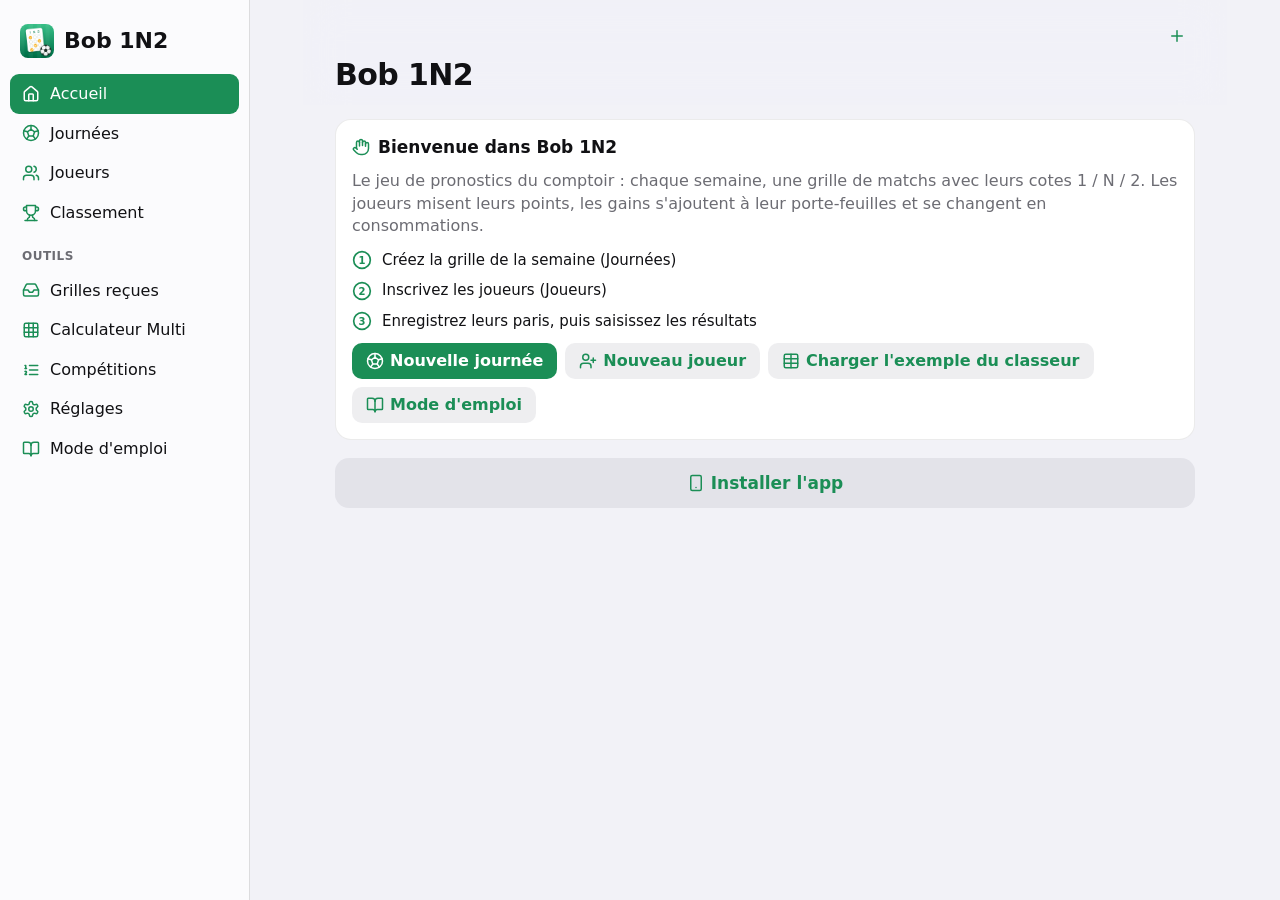
<file: index.html>
<!doctype html>
<html lang="fr">
<head>
  <meta charset="utf-8">
  <meta name="viewport" content="width=device-width, initial-scale=1, viewport-fit=cover">
  <meta name="theme-color" content="#1b8e56">
  <meta name="description" content="Bob 1N2 : le concours de pronostics foot du comptoir, en points virtuels.">
  <meta name="apple-mobile-web-app-capable" content="yes">
  <meta name="mobile-web-app-capable" content="yes">
  <meta name="apple-mobile-web-app-status-bar-style" content="default">
  <meta name="apple-mobile-web-app-title" content="Bob 1N2">
  <title>Bob 1N2</title>
  <link rel="manifest" href="manifest.webmanifest">
  <link rel="icon" type="image/png" sizes="32x32" href="icones/favicon-32.png">
  <link rel="apple-touch-icon" href="icones/icone-180.png">
  <link rel="stylesheet" href="css/app.css">
</head>
<body>
  <div id="app"><noscript>Bob 1N2 a besoin de JavaScript.</noscript></div>
  <div id="impression"></div>
  <script type="module" src="js/app.js"></script>
</body>
</html>
</file>
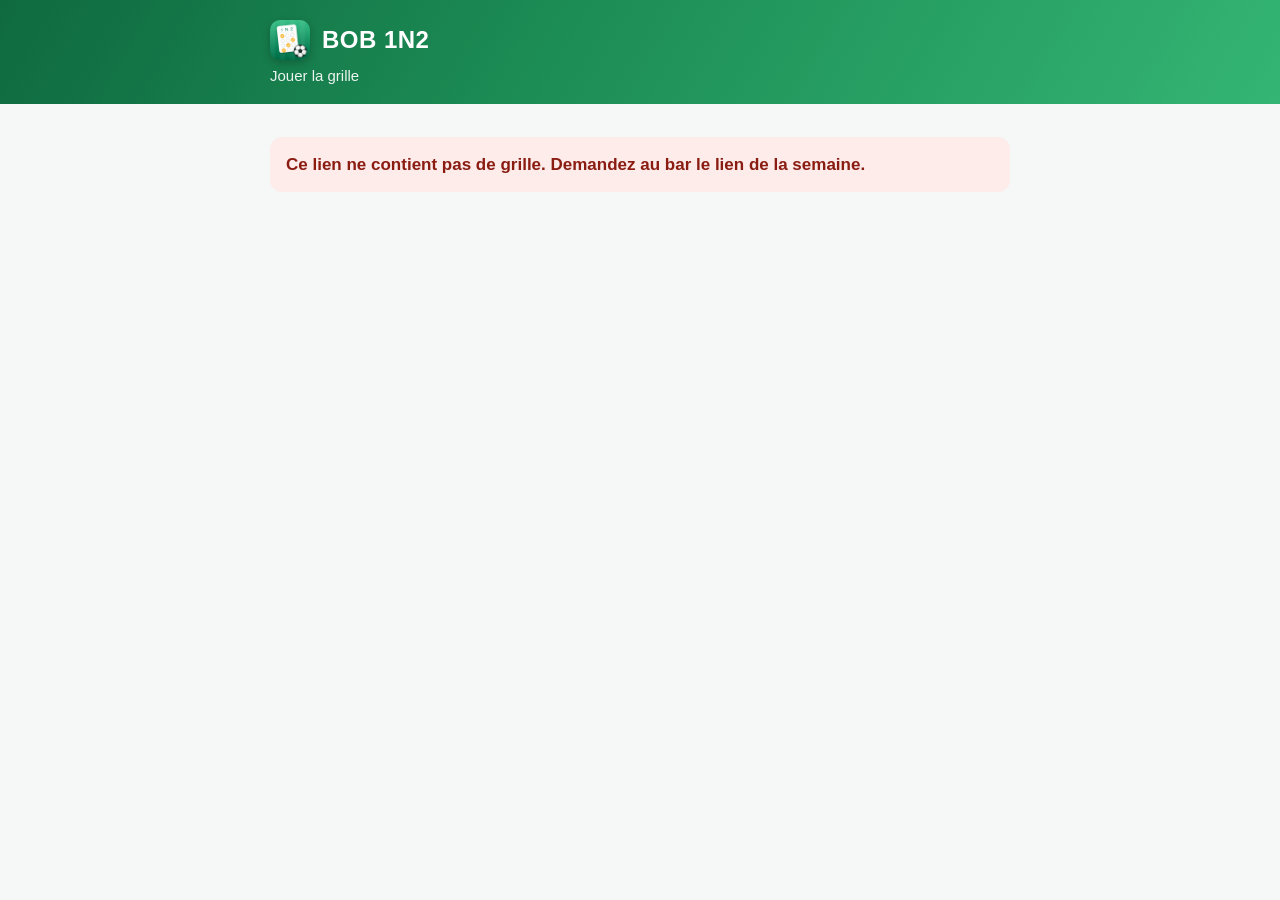
<file: jouer/index.html>
<!doctype html>
<html lang="fr">
<head>
<meta charset="utf-8">
<meta name="viewport" content="width=device-width, initial-scale=1, viewport-fit=cover">
<meta name="robots" content="noindex">
<title>Jouer la grille — Bob 1N2</title>
<meta name="description" content="Cochez vos pronostics 1 N 2 et envoyez votre grille au bar.">
<link rel="icon" type="image/png" href="../icones/favicon-32.png">
<link rel="apple-touch-icon" href="../icones/icone-180.png">
<link rel="stylesheet" href="../partage/style.css">
<link rel="stylesheet" href="../partage/grille.css">
</head>
<body class="jeu">
<header class="bandeau">
  <div class="dedans">
    <a id="retour-app" class="retour-app" href="../#/accueil" hidden>‹ Retour à l'accueil</a>
    <h1><img class="icone" src="../icones/icone-180.png" alt="" width="40" height="40"><span id="titre-jeu">BOB 1N2</span></h1>
    <p class="sous-titre" id="sous-titre">Jouer la grille</p>
  </div>
</header>

<main class="dedans">
  <p id="alerte" class="alerte" hidden></p>

  <div id="jeu" hidden>
    <div class="carte">
      <div class="ligne-champs">
        <div>
          <label class="champ" for="nom">Votre prénom et nom</label>
          <input id="nom" type="text" autocomplete="name" maxlength="60" placeholder="Pierre Dupont">
        </div>
        <div>
          <label class="champ" for="numero">N° de joueur</label>
          <input id="numero" type="text" inputmode="numeric" pattern="[0-9]*" maxlength="5" placeholder="facultatif">
        </div>
      </div>
      <p class="aide">Votre numéro figure sur vos tickets : le barman vous retrouve plus vite.</p>
    </div>

    <div class="carte">
      <div class="segments" role="group" aria-label="Formule">
        <button type="button" id="f-combine" aria-pressed="true">Combiné</button>
        <button type="button" id="f-systeme" aria-pressed="false">Système</button>
      </div>
      <p class="aide" id="aide-formule"></p>
      <div id="niveaux" class="niveaux" hidden></div>
    </div>

    <div id="matchs"></div>

    <p class="aide centre">Points virtuels : aucun argent n'est misé ni gagné.<br>
    Votre pari compte dès que le barman l'a validé.</p>
  </div>
</main>

<div class="recap" id="recap" hidden>
  <div class="dedans">
    <div class="recap-haut"><span><span id="r-matchs"></span> · <span id="r-cote"></span></span><span id="r-total"></span></div>
    <div class="mise">
      <label for="mise" id="l-mise">Mise</label>
      <button type="button" id="moins" aria-label="Un point de moins">−</button>
      <input id="mise" type="text" inputmode="numeric" pattern="[0-9]*" maxlength="5">
      <button type="button" id="plus" aria-label="Un point de plus">+</button>
    </div>
    <div class="recap-bas">
      <div class="gains"><small>GAINS POTENTIELS</small><strong id="r-gains"></strong></div>
      <button type="button" class="bouton" id="envoyer">Envoyer ma grille</button>
    </div>
    <p class="erreur" id="r-erreur" hidden></p>
  </div>
</div>

<dialog id="dialogue">
  <div class="dialogue">
    <h2>Votre grille est prête</h2>
    <p id="d-resume"></p>
    <p id="d-consigne"></p>
    <p class="lien-brut" id="d-lien"></p>
    <div class="actions">
      <button type="button" class="bouton" id="d-boite" hidden>Envoyer au bar</button>
      <a class="bouton" id="d-sms" hidden>Envoyer par SMS au bar</a>
      <a class="bouton whatsapp" id="d-whatsapp" hidden>Envoyer par WhatsApp</a>
      <button type="button" class="bouton" id="d-partager">Envoyer le lien…</button>
      <button type="button" class="bouton second" id="d-copier">Copier le lien</button>
      <button type="button" class="bouton second" id="d-fermer">Modifier ma grille</button>
    </div>
  </div>
</dialog>

<script>
  // Ouverte depuis l'app (« Voir la page du joueur ») : un retour à son accueil. Les joueurs, qui
  // arrivent par leur lien, ne le voient pas.
  (function () {
    var apercu = new URLSearchParams(location.search).get('apercu');
    if (apercu === null) return;
    var retour = document.getElementById('retour-app');
    retour.href = apercu === 'demo' ? '../?demo#/accueil' : '../#/accueil';
    retour.hidden = false;
  })();
</script>
<script src="../partage/grille.js"></script>
<script>
(function () {
  'use strict';
  var G = window.CodeGrille;
  function $(id) { return document.getElementById(id); }
  function element(balise, classe, texte) {
    var el = document.createElement(balise);
    if (classe) el.className = classe;
    if (texte !== undefined) el.textContent = texte;
    return el;
  }
  function lire(cle) { try { return localStorage.getItem(cle) || ''; } catch (e) { return ''; } }
  function ecrire(cle, valeur) { try { localStorage.setItem(cle, valeur); } catch (e) { /* navigation privée */ } }

  var ISSUES = ['1', 'N', '2'];
  var EXPLICATIONS = { '1': 'Victoire à domicile', 'N': 'Match nul', '2': "Victoire à l'extérieur" };

  var etat = { grille: null, matchs: [], choix: {}, formule: 'c', niveaux: [], mise: 1, envoi: null, lien: '' };

  function alerte(texte) {
    $('alerte').textContent = texte;
    $('alerte').hidden = false;
    $('jeu').hidden = true;
    $('recap').hidden = true;
  }

  // ---- La grille ----

  async function demarrer() {
    var lien = G.morceaux(location.hash);
    var code = lien.grille;
    if (!code) return alerte('Ce lien ne contient pas de grille. Demandez au bar le lien de la semaine.');
    try {
      etat.grille = await G.decoder(code);
    } catch (e) {
      if (e.message === 'navigateur') return alerte('Votre navigateur est trop ancien pour ouvrir cette grille. Mettez votre téléphone à jour, ou jouez au comptoir.');
      if (e.message === 'version') return alerte('Cette grille demande une version plus récente de la page : rechargez-la.');
      return alerte('Ce lien de grille est abîmé ou incomplet. Demandez-le à nouveau au bar.');
    }
    var grille = etat.grille;
    if (!Array.isArray(grille.g)) {
      if (Array.isArray(grille.c)) return alerte("Ce lien est une grille déjà jouée : il est destiné au barman, qui la valide dans l'app.");
      return alerte("Ce lien n'est pas une grille à jouer. Demandez au bar le lien de la semaine.");
    }

    document.title = (grille.n || 'Grille') + ' — ' + (grille.t || 'Bob 1N2');
    $('titre-jeu').textContent = grille.t || 'Bob 1N2';
    $('sous-titre').textContent = (grille.n || '') + (grille.d ? ' · ' + G.jour(grille.d) : '');
    etat.mise = Math.max(1, Math.round(grille.m) || 1);
    // Le lien reçu par SMS porte le nom et le numéro du joueur ; sinon, ceux de la dernière fois.
    var invite = null;
    if (lien.invite) {
      try { invite = await G.decoder(lien.invite); } catch (e) { invite = null; }
    }
    $('nom').value = invite && invite.p ? invite.p : lire('bob1n2.nom');
    $('numero').value = invite ? (invite.no > 0 ? String(invite.no) : '') : lire('bob1n2.numero');

    var conteneur = $('matchs');
    grille.g.forEach(function (groupe) {
      if (!Array.isArray(groupe.r) || !groupe.r.length) return;
      conteneur.appendChild(element('h2', 'categorie', groupe.c || 'Matchs'));
      groupe.r.forEach(function (match) {
        if (!match || !match.k || !Array.isArray(match.c) || match.c.length !== 3) return;
        etat.matchs.push(match);
        var carte = element('div', 'match');
        var equipes = element('div', 'equipes');
        equipes.append(element('span', '', match.d), element('span', 'vs', 'VS'), element('span', '', match.e));
        var issues = element('div', 'issues');
        ISSUES.forEach(function (issue, index) {
          var bouton = element('button', 'issue');
          bouton.type = 'button';
          bouton.dataset.match = match.k;
          bouton.dataset.issue = issue;
          bouton.setAttribute('aria-pressed', 'false');
          bouton.setAttribute('aria-label', EXPLICATIONS[issue] + ', cote ' + G.enCote(match.c[index] / 100) + ', ' + match.d + ' contre ' + match.e);
          bouton.append(element('b', '', issue), element('span', '', G.enCote(match.c[index] / 100)));
          bouton.addEventListener('click', function () { basculer(match.k, issue); });
          issues.appendChild(bouton);
        });
        carte.append(equipes, issues);
        conteneur.appendChild(carte);
      });
    });
    if (!etat.matchs.length) return alerte('Tous les matchs de cette grille ont déjà un résultat.');

    $('jeu').hidden = false;
    $('recap').hidden = false;
    brancher();
    afficher();
  }

  function selection() {
    return etat.matchs.filter(function (m) { return etat.choix[m.k]; }).map(function (m) {
      var issue = etat.choix[m.k];
      return { match: m, issue: issue, cote: m.c[ISSUES.indexOf(issue)] };
    });
  }

  /** Les tailles cochées suivent le nombre de matchs ; par défaut toutes (le « Multi » complet). */
  function ajusterNiveaux(avant) {
    var n = selection().length;
    if (etat.formule !== 's' || n < 2) return;
    var complet = avant >= 2 && etat.niveaux.length === avant - 1 && etat.niveaux.every(function (k, i) { return k === i + 2; });
    if (complet && n > avant) etat.niveaux = plage(n);
    etat.niveaux = etat.niveaux.filter(function (k) { return k <= n; });
    if (!etat.niveaux.length) etat.niveaux = plage(n);
  }

  function plage(n) {
    var liste = [];
    for (var k = 2; k <= n; k++) liste.push(k);
    return liste;
  }

  function niveauxRetenus() {
    return etat.formule === 's' ? etat.niveaux.slice().sort(function (a, b) { return a - b; }) : null;
  }

  function basculer(cle, issue) {
    var avant = selection().length;
    if (etat.choix[cle] === issue) {
      delete etat.choix[cle];
    } else {
      if (etat.formule === 's' && !etat.choix[cle] && avant >= G.SYSTEME_MAX) return;
      etat.choix[cle] = issue;
    }
    ajusterNiveaux(avant);
    $('r-erreur').hidden = true;
    afficher();
  }

  // ---- Affichage ----

  function afficher() {
    var choisis = selection();
    var n = choisis.length;
    var systeme = etat.formule === 's';
    var plein = systeme && n >= G.SYSTEME_MAX;

    document.querySelectorAll('.issue').forEach(function (bouton) {
      var choix = etat.choix[bouton.dataset.match];
      bouton.setAttribute('aria-pressed', choix === bouton.dataset.issue ? 'true' : 'false');
      bouton.disabled = plein && !choix;
    });

    $('f-combine').setAttribute('aria-pressed', systeme ? 'false' : 'true');
    $('f-systeme').setAttribute('aria-pressed', systeme ? 'true' : 'false');
    $('aide-formule').textContent = systeme
      ? 'Système (3 à 8 matchs) : chaque combinaison cochée est un petit combiné. Quelques erreurs sont permises.'
      : 'Combiné : tous les matchs choisis doivent être gagnés. Gain = mise × produit des cotes.';

    var niveaux = $('niveaux');
    niveaux.hidden = !systeme;
    niveaux.replaceChildren();
    if (systeme) {
      if (n < G.SYSTEME_MIN) {
        niveaux.appendChild(element('p', 'aide', 'Choisissez de 3 à 8 matchs : ' + n + " pour l'instant."));
      } else {
        niveaux.appendChild(element('p', 'nom-systeme', etat.niveaux.length ? G.nomSysteme(n, etat.niveaux) : 'Cochez au moins une formule'));
        plage(n).forEach(function (taille) {
          var ligne = element('label');
          var coche = element('input');
          coche.type = 'checkbox';
          coche.checked = etat.niveaux.indexOf(taille) >= 0;
          coche.addEventListener('change', function () {
            etat.niveaux = coche.checked
              ? etat.niveaux.concat([taille])
              : etat.niveaux.filter(function (k) { return k !== taille; });
            afficher();
          });
          ligne.append(coche, element('span', '', taille + ' sur ' + n), element('span', '', G.combinaisons(n, taille) + ' comb.'));
          niveaux.appendChild(ligne);
        });
      }
    }

    var cotes = choisis.map(function (c) { return c.cote / 100; });
    var tailles = niveauxRetenus();
    var evaluation = G.evaluer(cotes, tailles, etat.mise);
    var combinaisons = G.nombreDeCombinaisons(n, tailles);
    var total = G.arrondi(etat.mise * combinaisons);

    $('r-matchs').textContent = n > 1 ? n + ' matchs' : n + ' match';
    $('r-cote').textContent = combinaisons > 1 ? combinaisons + ' combinaisons'
      : (n ? 'Cote ' + G.enCote(evaluation.coteTotale) : 'Touchez 1, N ou 2');
    $('l-mise').textContent = combinaisons > 1 ? 'Mise par comb.' : 'Mise';
    if (document.activeElement !== $('mise')) $('mise').value = etat.mise;
    $('r-total').textContent = 'Total ' + G.enPoints(total);
    $('r-gains').textContent = G.enPoints(evaluation.gainMaximum);
    $('envoyer').disabled = n === 0;
    document.body.style.paddingBottom = ($('recap').offsetHeight + 24) + 'px';
  }

  function erreur(texte) {
    $('r-erreur').textContent = texte;
    $('r-erreur').hidden = false;
    afficher();
  }

  // ---- Envoi ----

  async function envoyer() {
    var grille = etat.grille;
    var nom = $('nom').value.trim().replace(/\s+/g, ' ');
    var choisis = selection();
    var n = choisis.length;
    if (nom.length < 2) {
      $('nom').focus();
      window.scrollTo({ top: 0, behavior: 'smooth' });
      return erreur('Indiquez votre prénom et votre nom, pour que le barman vous retrouve.');
    }
    if (!n) return erreur('Touchez 1, N ou 2 sur au moins un match.');
    if (etat.formule === 's') {
      if (n < G.SYSTEME_MIN || n > G.SYSTEME_MAX) return erreur('Un système se joue sur 3 à 8 matchs.');
      if (!etat.niveaux.length) return erreur('Cochez au moins une formule (« 2 sur … », « 3 sur … »…).');
    }

    var numero = parseInt($('numero').value, 10);
    ecrire('bob1n2.nom', nom);
    ecrire('bob1n2.numero', numero > 0 ? String(numero) : '');

    var jouee = { v: G.VERSION, j: grille.j, n: grille.n, u: '', p: nom };
    if (numero > 0) jouee.no = numero;
    jouee.f = etat.formule;
    if (etat.formule === 's') jouee.k = niveauxRetenus();
    jouee.m = etat.mise;
    jouee.c = choisis.map(function (c) { return { k: c.match.k, i: c.issue, c: c.cote }; });

    // La même grille renvoyée garde son identifiant : le bar ne la comptera qu'une fois.
    var signature = JSON.stringify(jouee);
    if (!etat.envoi || etat.envoi.signature !== signature) etat.envoi = { signature: signature, identifiant: G.identifiant() };
    jouee.u = etat.envoi.identifiant;

    var code = await G.coder(jouee);
    etat.code = code;
    etat.lien = new URL('../recu/#' + code, location.href).href;

    var tailles = niveauxRetenus();
    var combinaisons = G.nombreDeCombinaisons(n, tailles);
    var formule = tailles ? G.nomSysteme(n, tailles) + ' · ' + combinaisons + ' combinaisons' : (n > 1 ? 'Combiné · ' + n + ' matchs' : 'Simple · 1 match');
    // Le résumé est aussi le texte de la notification du bar (« Pierre Dupont · Journée 6 · Combiné · 3 matchs »).
    etat.resume = nom + ' · ' + grille.n + ' · ' + formule;
    $('d-resume').textContent = etat.resume + ' · mise totale ' + G.enPoints(G.arrondi(etat.mise * combinaisons)) + '.';
    $('d-lien').textContent = etat.lien;
    // Le numéro du bar est dans la grille : le message de retour lui est déjà adressé.
    var texte = 'Ma grille pour ' + grille.n + ' (' + nom + ') :\n' + etat.lien;
    var auBar = typeof grille.tel === 'string' && /\d{6}/.test(grille.tel.replace(/\D/g, ''));
    $('d-sms').hidden = !auBar;
    $('d-whatsapp').hidden = !auBar;
    if (auBar) {
      $('d-sms').href = G.lienSMS(grille.tel, texte);
      $('d-whatsapp').href = G.lienWhatsApp(grille.tel, texte);
    }
    $('d-consigne').textContent = auBar
      ? 'Touchez « Envoyer par SMS » ou « par WhatsApp » : le message au bar est prêt, il ne reste qu\'à l\'envoyer. Votre pari compte quand le barman l\'a validé, aux cotes du moment.'
      : 'Envoyez ce lien au bar, par SMS ou WhatsApp par exemple. Votre pari compte quand le barman l\'a validé, aux cotes du moment.';
    $('d-partager').textContent = auBar ? 'Autre moyen…' : 'Envoyer le lien…';
    $('d-partager').className = auBar ? 'bouton second' : 'bouton';
    $('d-partager').hidden = !navigator.share;
    $('d-copier').textContent = 'Copier le lien';
    // La boîte aux lettres du concours : la grille arrive toute seule dans l'app du bar. Le SMS et
    // WhatsApp restent, en second, pour qui n'a pas de connexion.
    var boite = typeof grille.b === 'string' && /^[A-Za-z0-9_-]{22}$/.test(grille.b);
    $('d-boite').hidden = !boite;
    $('d-boite').disabled = false;
    $('d-boite').textContent = 'Envoyer au bar';
    if (boite) {
      $('d-consigne').textContent = 'Touchez « Envoyer au bar » : votre grille arrive dans l\'app du barman. Votre pari compte quand il l\'a validé, aux cotes du moment.';
      $('d-sms').className = 'bouton second';
      $('d-whatsapp').className = 'bouton second';
      $('d-partager').className = 'bouton second';
      $('d-partager').textContent = 'Autre moyen…';
    } else {
      $('d-sms').className = 'bouton';
      $('d-whatsapp').className = 'bouton whatsapp';
    }
    $('dialogue').showModal();
  }

  async function envoyerAuBar() {
    $('d-boite').disabled = true;
    $('d-boite').textContent = 'Envoi…';
    var ok = false;
    try { ok = await G.deposer(etat.grille.b, etat.code, etat.resume); } catch (e) { ok = false; }
    if (ok) {
      $('d-boite').textContent = 'Grille envoyée au bar ✓';
      $('d-consigne').textContent = 'Votre grille est arrivée au bar. Votre pari compte quand le barman l\'a validé, aux cotes du moment.';
    } else {
      $('d-boite').disabled = false;
      $('d-boite').textContent = 'Réessayer';
      $('d-consigne').textContent = 'Envoi impossible pour le moment (pas de connexion ?) : réessayez, ou envoyez votre grille par SMS ou WhatsApp.';
    }
  }

  async function partager() {
    try {
      await navigator.share({ title: 'Ma grille · ' + etat.grille.n, text: 'Ma grille pour ' + etat.grille.n + ' :', url: etat.lien });
    } catch (e) { /* partage annulé */ }
  }

  async function copier() {
    try {
      await navigator.clipboard.writeText(etat.lien);
      $('d-copier').textContent = 'Lien copié ✓';
    } catch (e) {
      var plage = document.createRange();
      plage.selectNodeContents($('d-lien'));
      var choix = window.getSelection();
      choix.removeAllRanges();
      choix.addRange(plage);
      $('d-copier').textContent = 'Lien sélectionné : copiez-le';
    }
  }

  // ---- Commandes ----

  function brancher() {
    $('f-combine').addEventListener('click', function () { etat.formule = 'c'; afficher(); });
    $('f-systeme').addEventListener('click', function () {
      var n = selection().length;
      if (n > G.SYSTEME_MAX) return erreur('Un système se joue sur 8 matchs au plus : retirez-en ' + (n - G.SYSTEME_MAX) + '.');
      etat.formule = 's';
      etat.niveaux = n >= 2 ? plage(n) : [];
      afficher();
    });
    $('moins').addEventListener('click', function () { etat.mise = Math.max(1, etat.mise - 1); afficher(); });
    $('plus').addEventListener('click', function () { etat.mise = Math.min(99999, etat.mise + 1); afficher(); });
    $('mise').addEventListener('input', function () {
      var valeur = parseInt($('mise').value.replace(/\D/g, ''), 10);
      if (valeur > 0) { etat.mise = valeur; afficher(); }
    });
    $('mise').addEventListener('blur', function () { $('mise').value = etat.mise; });
    $('numero').addEventListener('input', function () { $('numero').value = $('numero').value.replace(/\D/g, ''); });
    $('envoyer').addEventListener('click', envoyer);
    $('d-boite').addEventListener('click', envoyerAuBar);
    $('d-partager').addEventListener('click', partager);
    $('d-copier').addEventListener('click', copier);
    $('d-fermer').addEventListener('click', function () { $('dialogue').close(); });
    window.addEventListener('resize', afficher);
  }

  // Un autre lien ouvert dans le même onglet : on relit la page.
  window.addEventListener('hashchange', function () { location.reload(); });
  demarrer();
})();
</script>
</body>
</html>
</file>
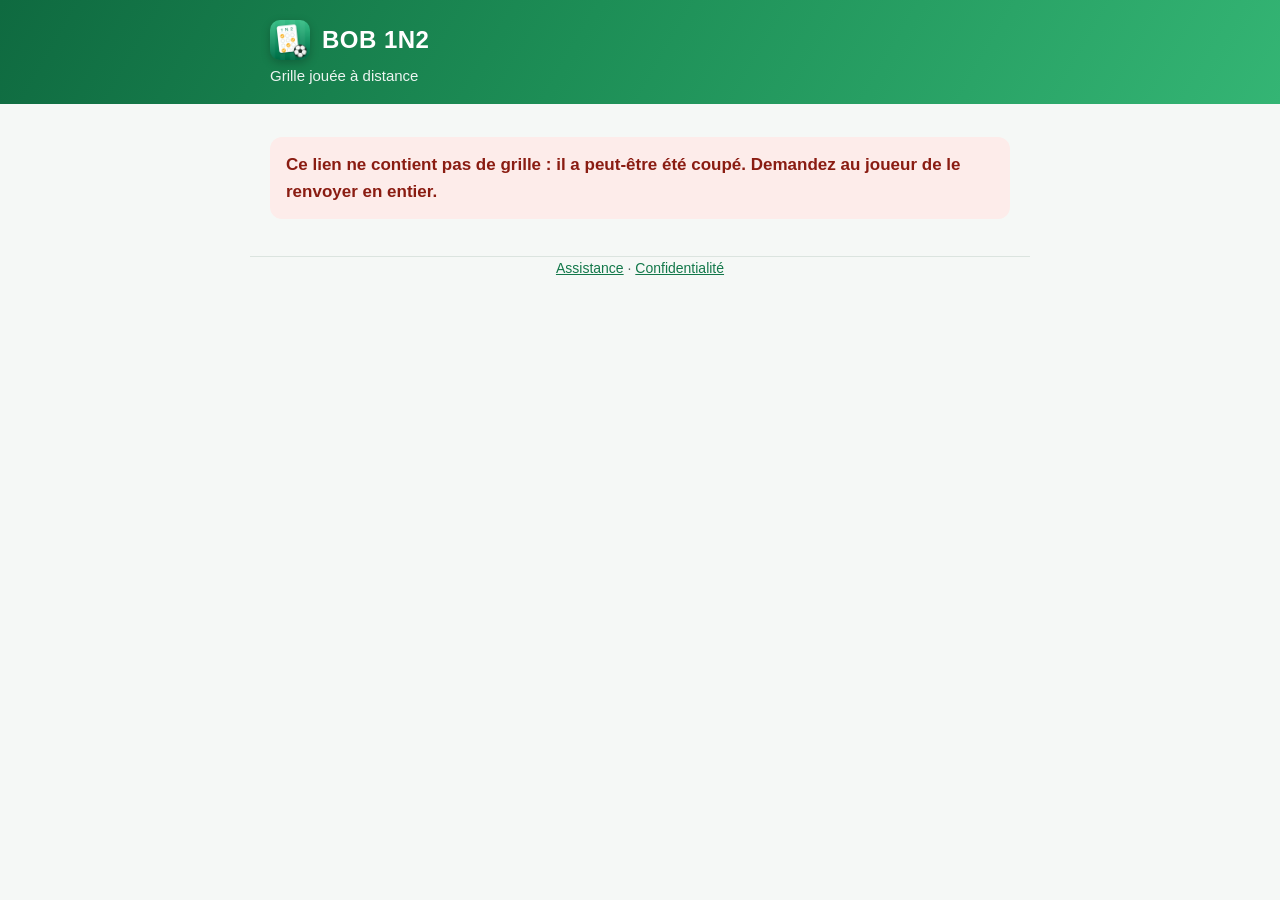
<file: recu/index.html>
<!doctype html>
<html lang="fr">
<head>
<meta charset="utf-8">
<meta name="viewport" content="width=device-width, initial-scale=1, viewport-fit=cover">
<meta name="robots" content="noindex">
<title>Grille jouée — Bob 1N2</title>
<meta name="description" content="Une grille jouée à distance, à valider dans Bob 1N2.">
<link rel="icon" type="image/png" href="../icones/favicon-32.png">
<link rel="apple-touch-icon" href="../icones/icone-180.png">
<link rel="stylesheet" href="../partage/style.css">
<link rel="stylesheet" href="../partage/grille.css">
</head>
<body class="jeu">
<header class="bandeau">
  <div class="dedans">
    <h1><img class="icone" src="../icones/icone-180.png" alt="" width="40" height="40">BOB 1N2</h1>
    <p class="sous-titre">Grille jouée à distance</p>
  </div>
</header>

<main class="dedans">
  <p id="alerte" class="alerte" hidden></p>

  <div id="grille" hidden>
    <div class="carte">
      <h2 id="qui"></h2>
      <p id="quoi"></p>
    </div>

    <h2>Barman : validez-la dans Bob 1N2</h2>
    <div class="actions">
      <a class="bouton" id="ouvrir" href="#">Ouvrir dans Bob 1N2</a>
      <button type="button" class="bouton second" id="copier">Copier le lien</button>
    </div>
    <p class="aide" id="aide-autres">Si Bob 1N2 ne montre pas vos joueurs (l'app ajoutée à l'écran d'accueil de l'iPhone
    ou de l'iPad garde ses données à part, et chaque navigateur a les siennes) : copiez le lien, puis
    dans Bob 1N2 › Grilles reçues, touchez « Coller ». Vous choisirez le joueur et vérifierez la mise
    avant de valider.</p>
    <p class="aide" id="aide-boite" hidden>Si le joueur a touché « Envoyer au bar », sa grille est déjà dans
    Bob 1N2 › Grilles reçues : ouvrez simplement l'app. Sinon :</p>
    <ol class="aide" id="aide-ios" hidden>
      <li>« Copier la grille ».</li>
      <li>Ouvrez Bob 1N2 depuis l'écran d'accueil.</li>
      <li>Grilles reçues › « Coller » : vous choisirez le joueur et vérifierez la mise avant de valider.</li>
    </ol>
    <p class="aide" id="aide-ios-safari" hidden>L'app de l'écran d'accueil a sa propre mémoire, et un lien
    s'ouvre toujours dans Safari : « Ouvrir dans Bob 1N2 » ne sert que si vous tenez le concours dans
    Safari.</p>

    <div class="encadre" style="margin-top: 24px">
      <h3>Vous êtes le joueur ?</h3>
      <p>Ce lien est pour le bar : envoyez-le au barman. Votre pari compte dès qu'il l'a validé, aux
      cotes du moment.</p>
    </div>
  </div>
</main>

<footer class="dedans"><a href="../assistance.html">Assistance</a> · <a href="../confidentialite.html">Confidentialité</a></footer>

<script src="../partage/grille.js"></script>
<script>
(function () {
  'use strict';
  var G = window.CodeGrille;
  function $(id) { return document.getElementById(id); }

  function alerte(texte) {
    $('alerte').textContent = texte;
    $('alerte').hidden = false;
  }

  // Les journées du concours tenu dans ce navigateur (la base de Bob 1N2, même site), sans jamais
  // créer la base quand il n'y en a pas : le joueur, sur son téléphone, n'en a pas.
  function journeesDuConcours() {
    function secours() {
      try { return ((JSON.parse(localStorage.getItem('bob1n2.etat') || 'null') || {}).journees) || []; } catch (e) { return []; }
    }
    return new Promise(function (resoudre) {
      try {
        var demande = indexedDB.open('bob1n2', 1);
        demande.onupgradeneeded = function (e) { e.target.transaction.abort(); };
        demande.onerror = function () { resoudre(secours()); };
        demande.onsuccess = function () {
          var base = demande.result;
          try {
            var lecture = base.transaction('donnees', 'readonly').objectStore('donnees').get('etat');
            lecture.onsuccess = function () { base.close(); resoudre((lecture.result && lecture.result.journees) || []); };
            lecture.onerror = function () { base.close(); resoudre(secours()); };
          } catch (e) { base.close(); resoudre(secours()); }
        };
      } catch (e) { resoudre(secours()); }
    });
  }

  async function demarrer() {
    var code = G.codeDe(location.hash);
    if (!code) return alerte('Ce lien ne contient pas de grille : il a peut-être été coupé. Demandez au joueur de le renvoyer en entier.');
    var jouee;
    try {
      jouee = await G.decoder(code);
    } catch (e) {
      if (e.message === 'navigateur') return alerte("Ce navigateur est trop ancien pour lire la grille. Copiez le lien et collez-le dans Bob 1N2 › Grilles reçues.");
      if (e.message === 'version') return alerte("Cette grille vient d'une version plus récente de la page : rechargez-la, ainsi que Bob 1N2.");
      return alerte('Ce lien est abîmé ou incomplet. Demandez au joueur de le renvoyer en entier.');
    }
    if (!Array.isArray(jouee.c)) {
      if (Array.isArray(jouee.g)) {
        location.replace('../jouer/#' + code);
        return;
      }
      return alerte("Ce lien n'est pas une grille jouée.");
    }

    var n = jouee.c.length;
    var tailles = jouee.f === 's' ? (jouee.k || []) : null;
    var combinaisons = G.nombreDeCombinaisons(n, tailles);
    var formule = tailles ? G.nomSysteme(n, tailles) + ' · ' + combinaisons + ' combinaisons'
      : (n > 1 ? 'Combiné · ' + n + ' matchs' : 'Simple · 1 match');
    var mise = tailles ? G.enPoints(jouee.m) + ' par combinaison, ' + G.enPoints(G.arrondi(jouee.m * combinaisons)) + ' en tout'
      : G.enPoints(jouee.m);

    // Le concours de cette journée est tenu dans ce navigateur (le téléphone du bar) : la grille
    // s'ouvre aussitôt dans Bob 1N2, comme l'app iPhone avec son lien bob1n2://.
    var journees = await journeesDuConcours();
    if (journees.some(function (j) { return j.reference && j.reference === jouee.j; })) {
      location.replace('../#/grille/' + code);
      return;
    }
    var concoursIci = journees.length > 0;

    $('qui').textContent = (jouee.p || 'Sans nom') + (jouee.no ? ' · n° ' + jouee.no : '');
    $('quoi').textContent = (jouee.n || 'Journée') + ' · ' + formule + ' · mise ' + mise + '.';
    // L'app est sur le même site : son adresse « #/grille/<code> » range la grille et l'ouvre.
    $('ouvrir').href = '../#/grille/' + code;
    // iPhone, iPad, sans concours dans Safari : il est tenu dans une app de l'écran d'accueil ouverte
    // hors de Safari (qui a sa propre mémoire) ; la copie vient en premier, jusqu'à « Coller ».
    var ua = navigator.userAgent;
    if (!concoursIci && (/iPhone|iPad|iPod/.test(ua) || (ua.indexOf('Macintosh') >= 0 && navigator.maxTouchPoints > 1))) {
      $('copier').textContent = 'Copier la grille';
      $('copier').className = 'bouton';
      $('ouvrir').className = 'bouton second';
      $('ouvrir').textContent = 'Ouvrir dans Bob 1N2 (Safari)';
      $('copier').parentNode.insertBefore($('copier'), $('ouvrir'));
      $('aide-autres').hidden = true;
      $('aide-ios').hidden = false;
      $('aide-boite').hidden = false;
      $('aide-ios-safari').hidden = false;
    }
    $('copier').addEventListener('click', async function () {
      try {
        await navigator.clipboard.writeText(location.href);
        $('copier').textContent = $('copier').textContent.indexOf('grille') >= 0 ? 'Grille copiée ✓' : 'Lien copié ✓';
      } catch (e) {
        $('copier').textContent = "Copiez l'adresse de la page";
      }
    });
    document.title = 'Grille de ' + (jouee.p || 'joueur') + ' — Bob 1N2';
    $('grille').hidden = false;
  }

  // Un autre lien ouvert dans le même onglet : on relit la page.
  window.addEventListener('hashchange', function () { location.reload(); });
  demarrer();
})();
</script>
</body>
</html>
</file>
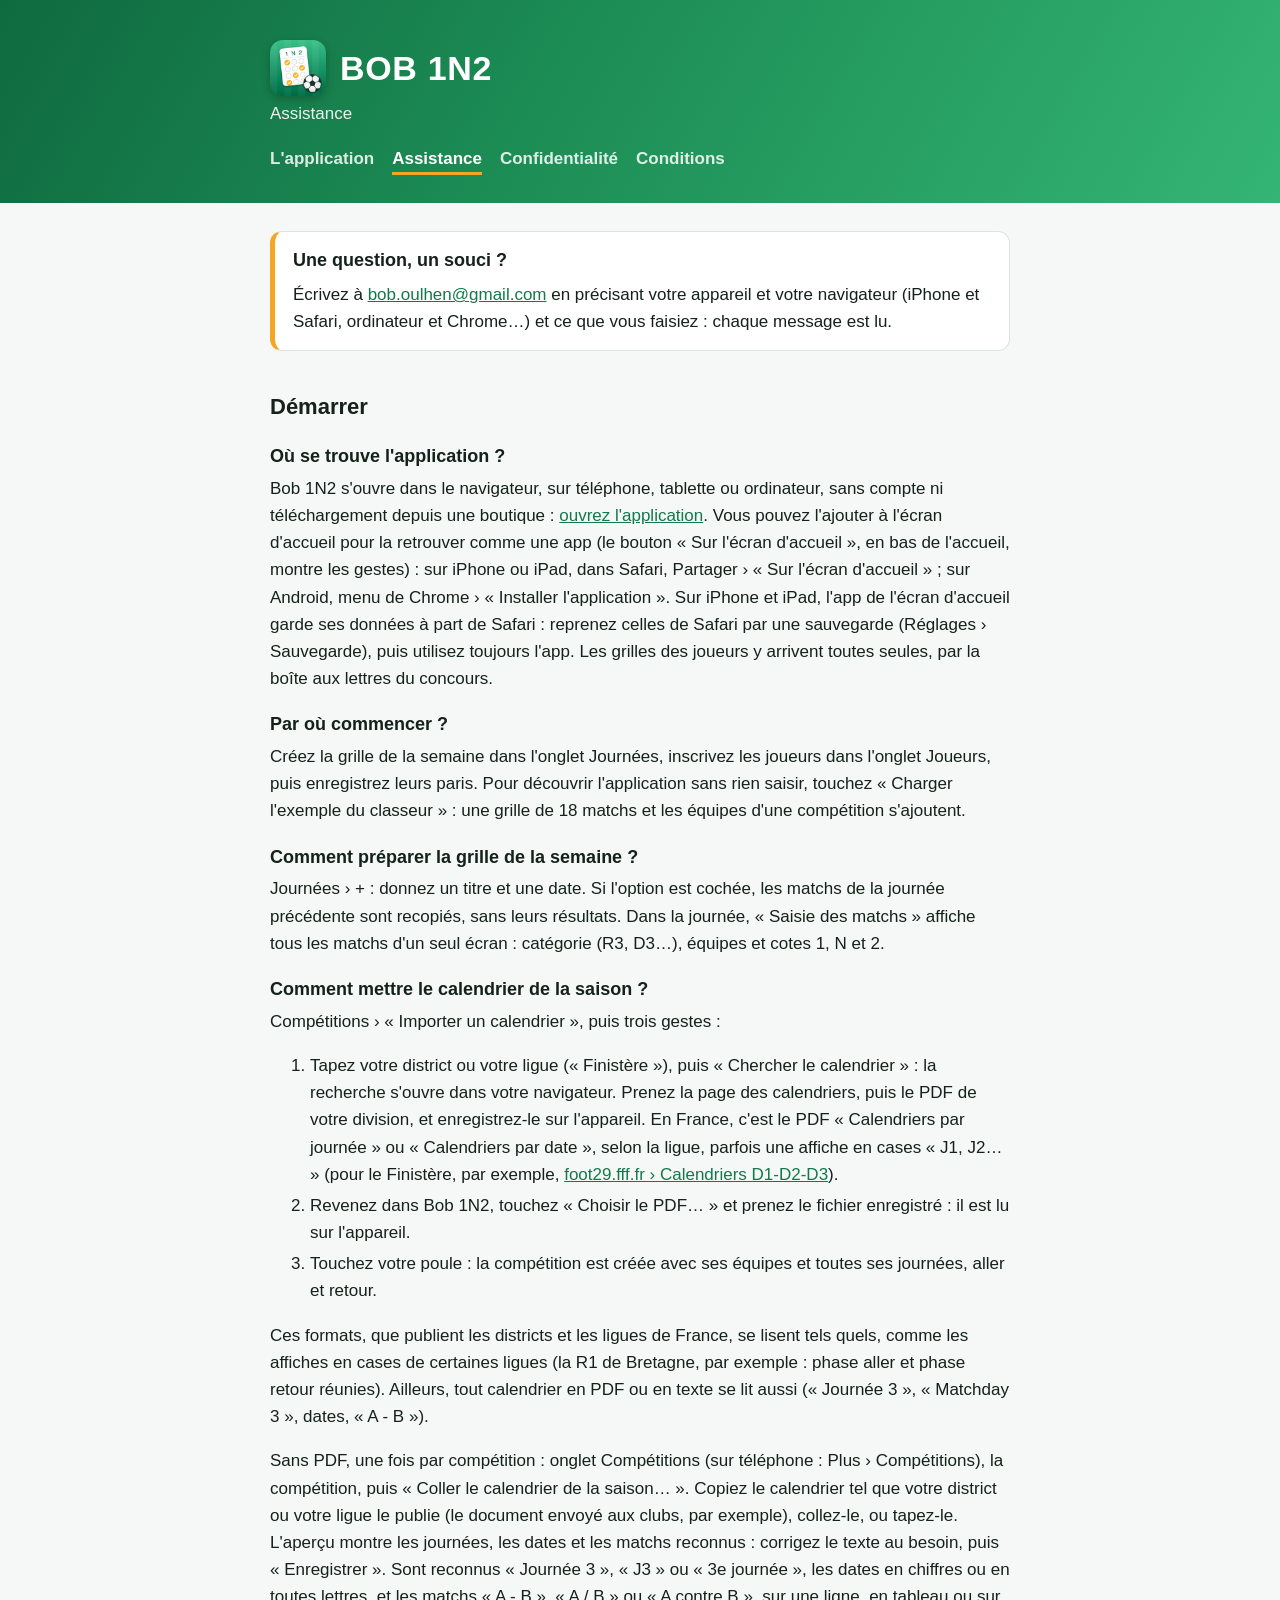
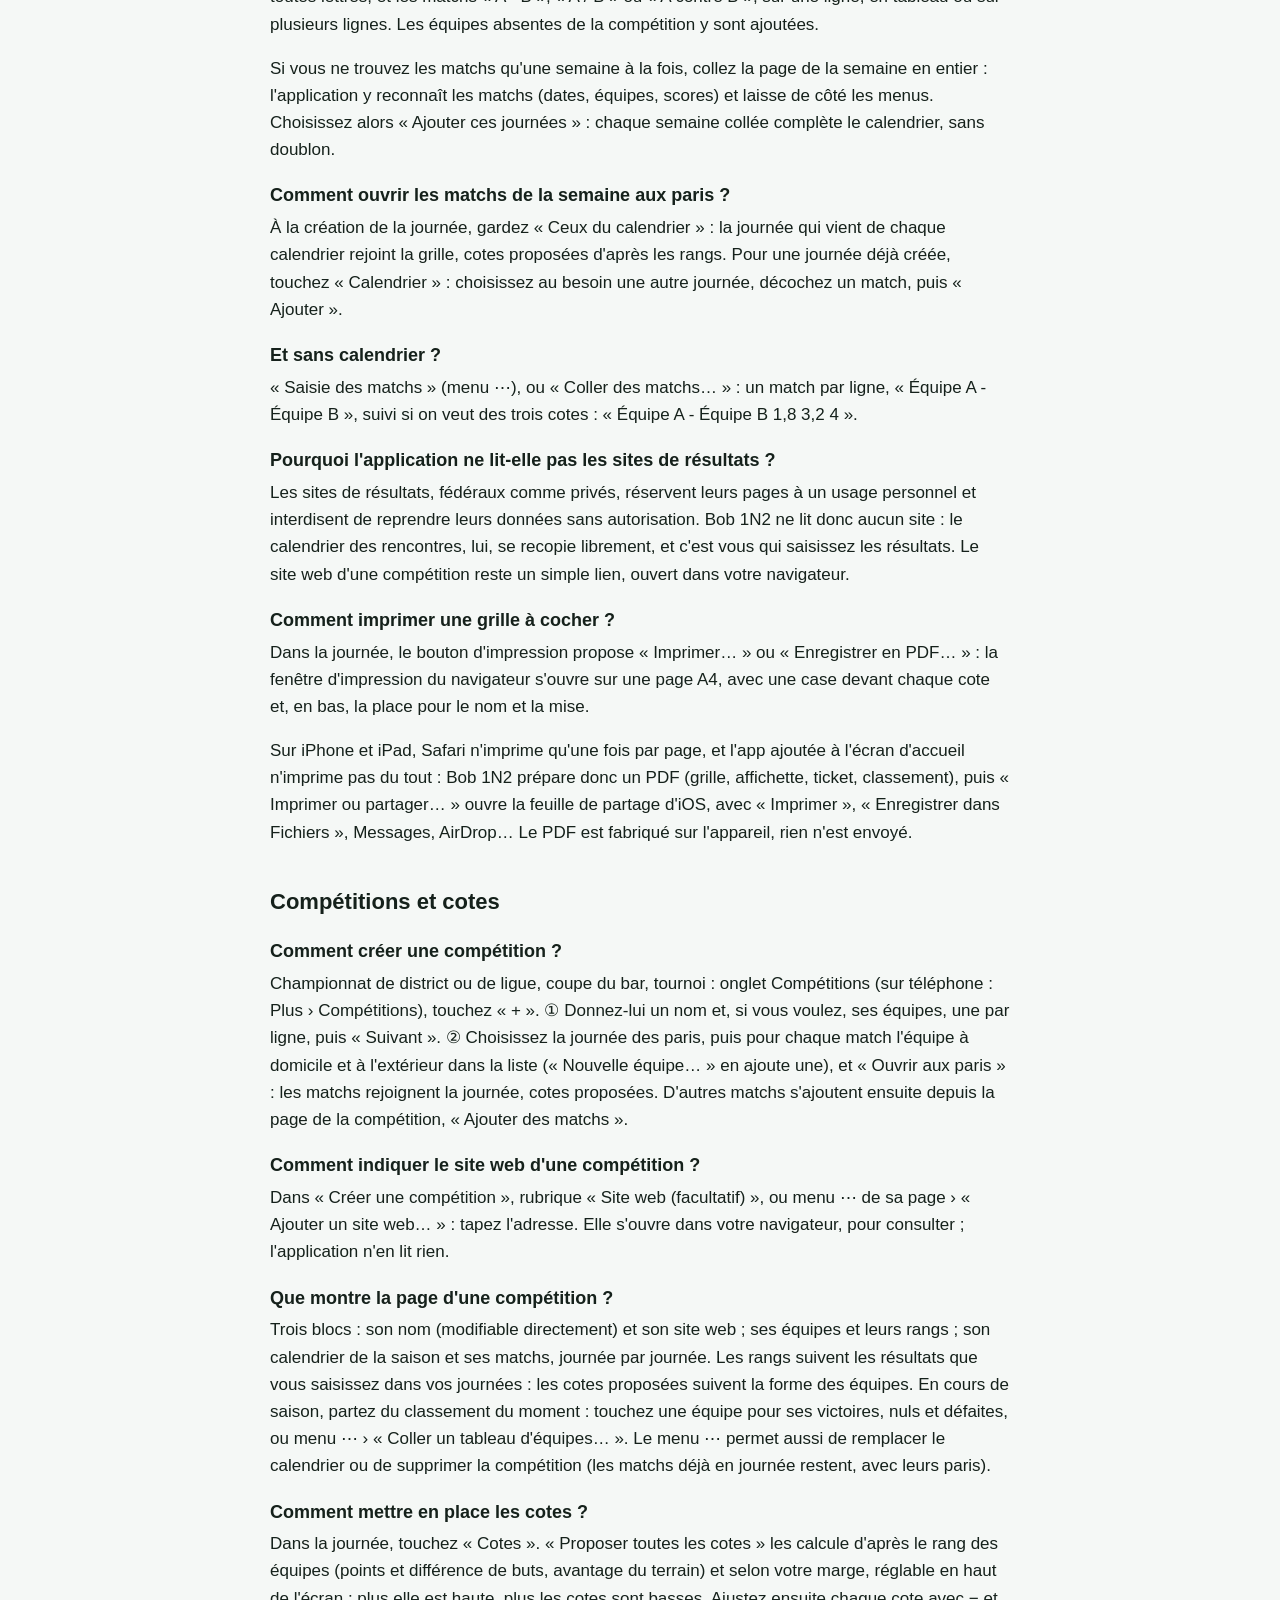
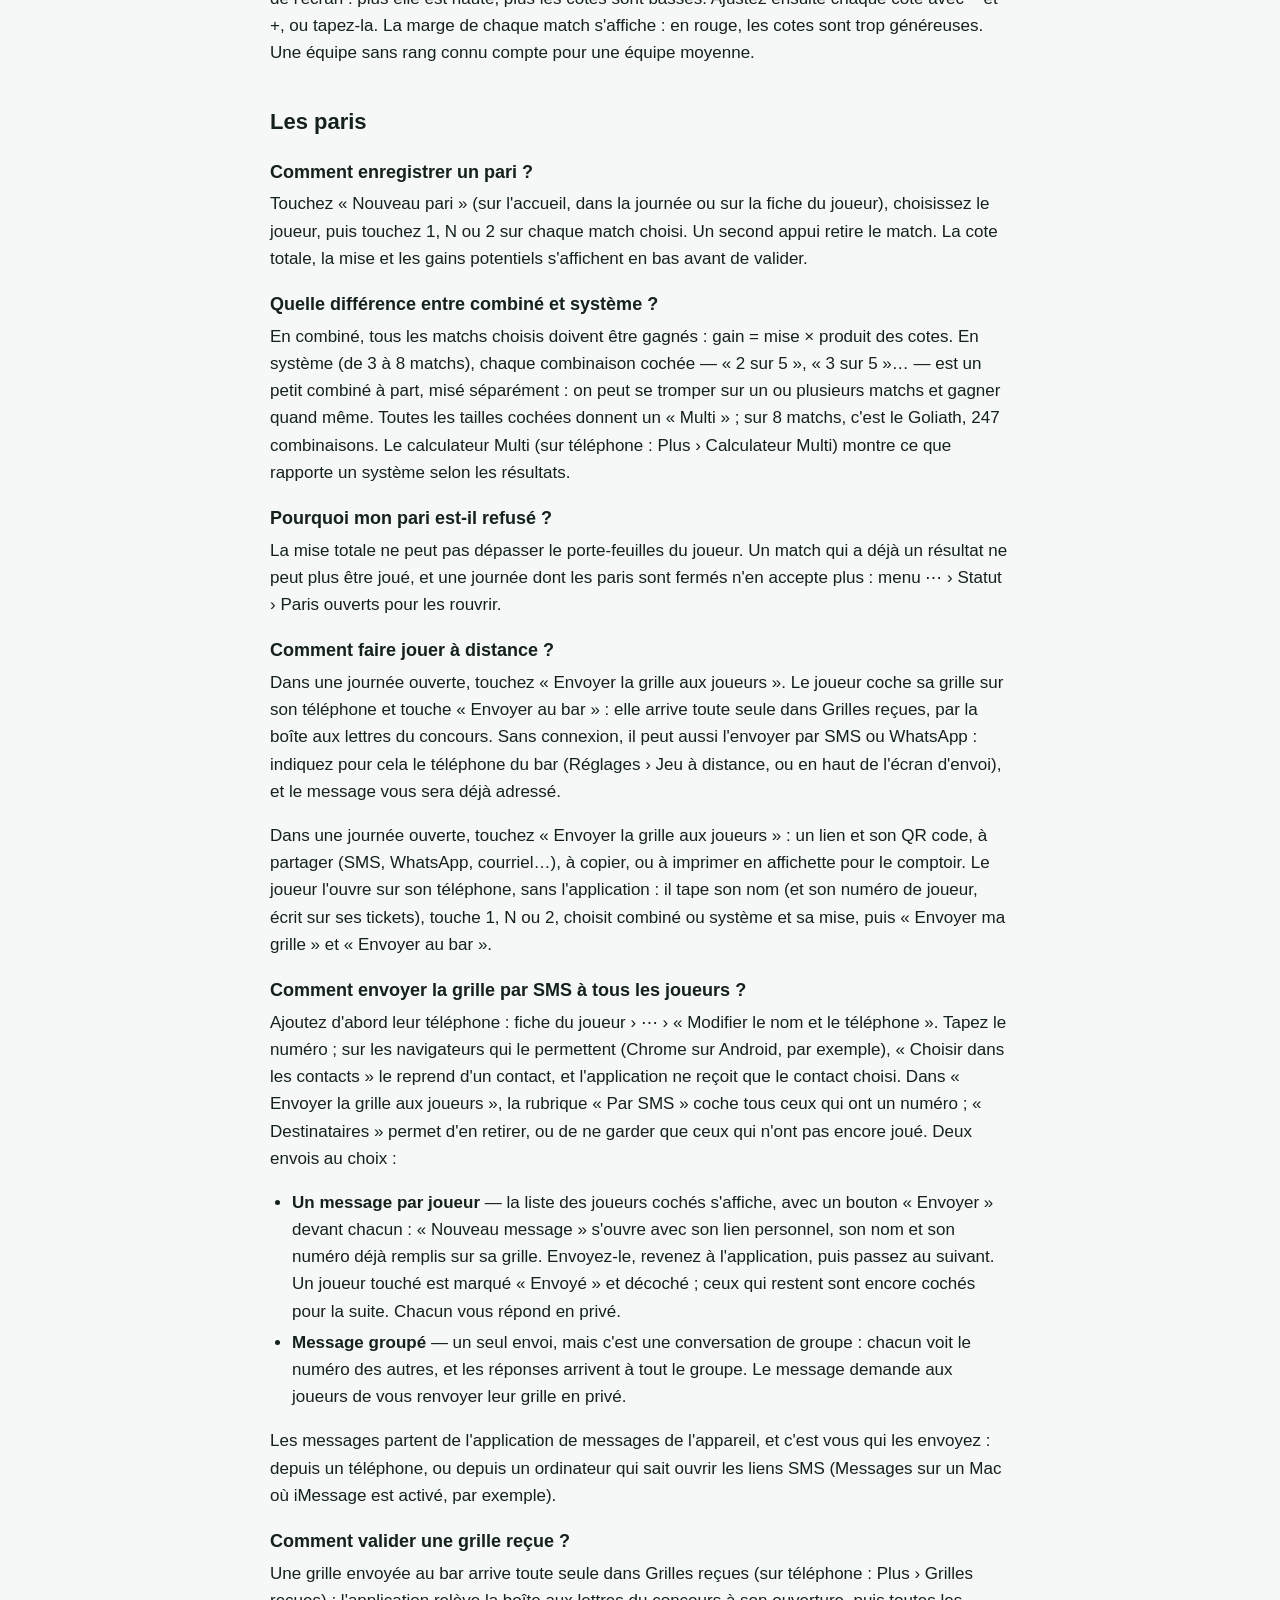
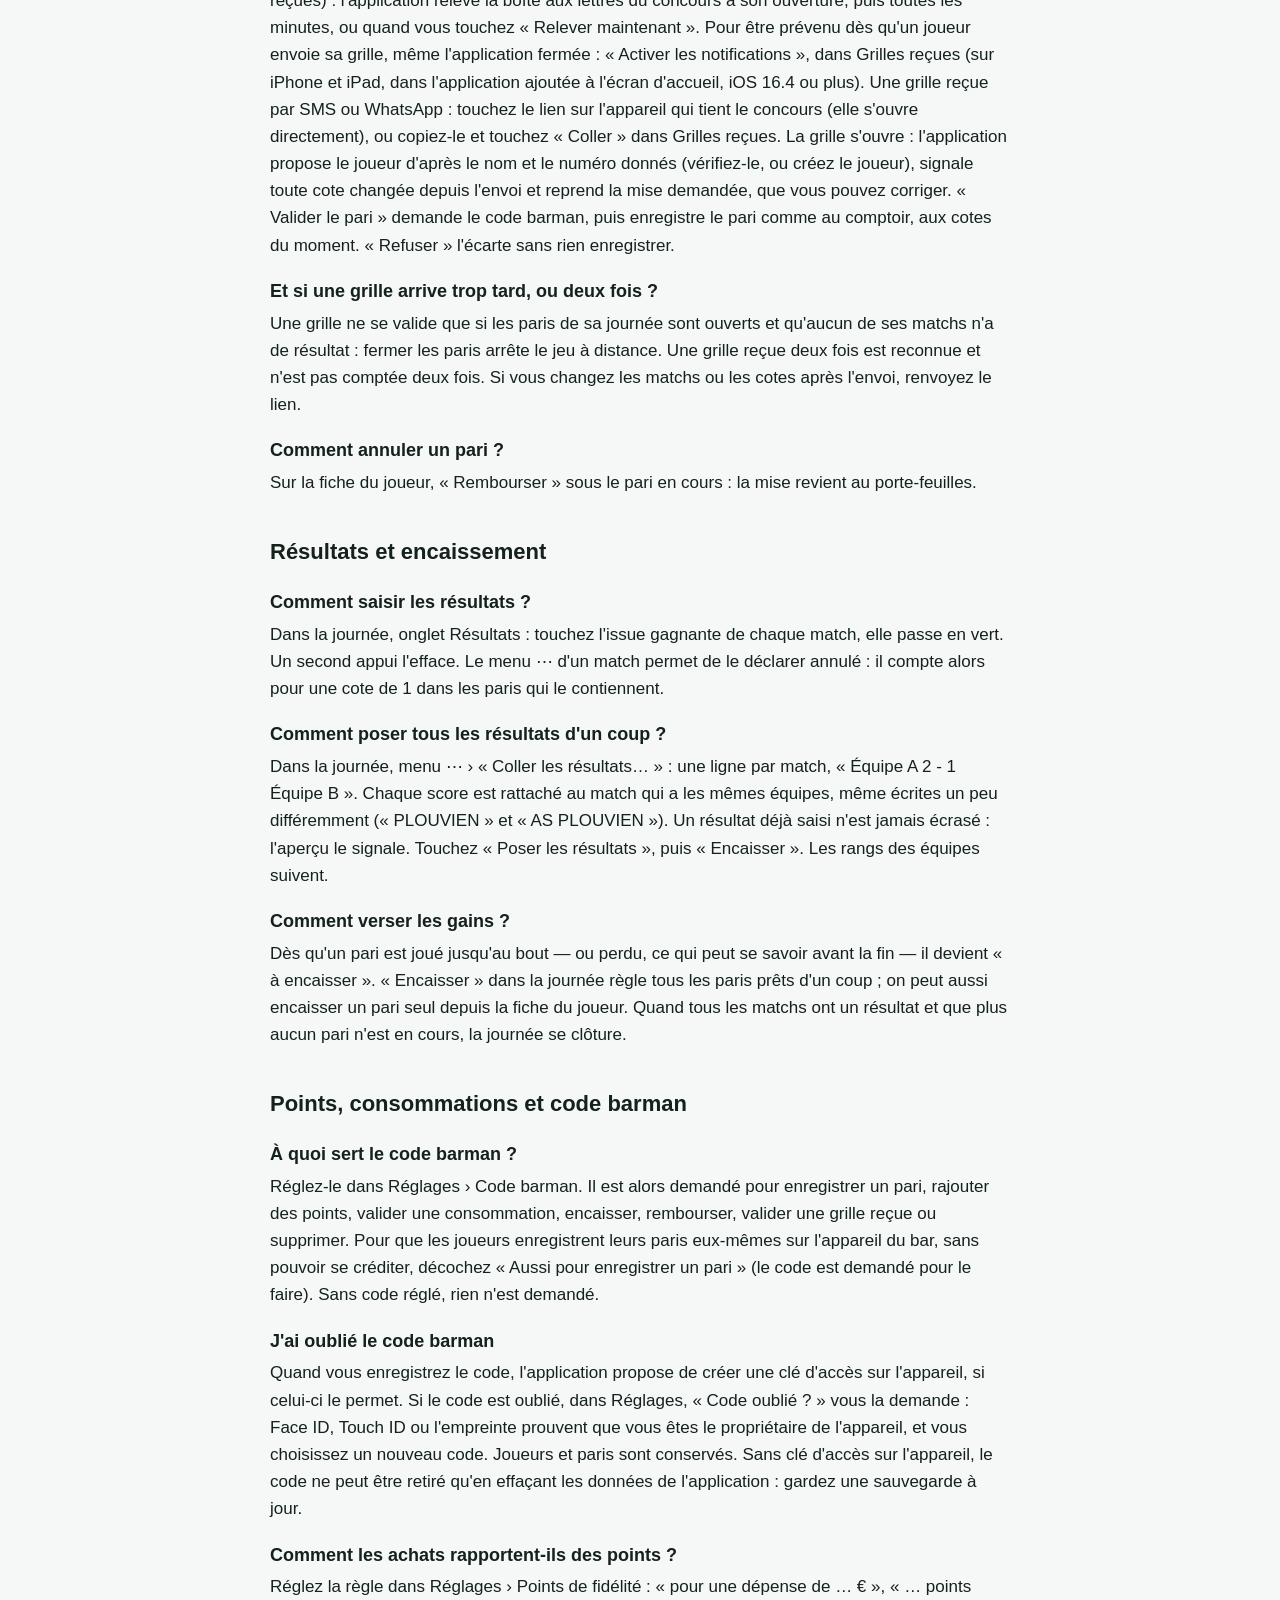
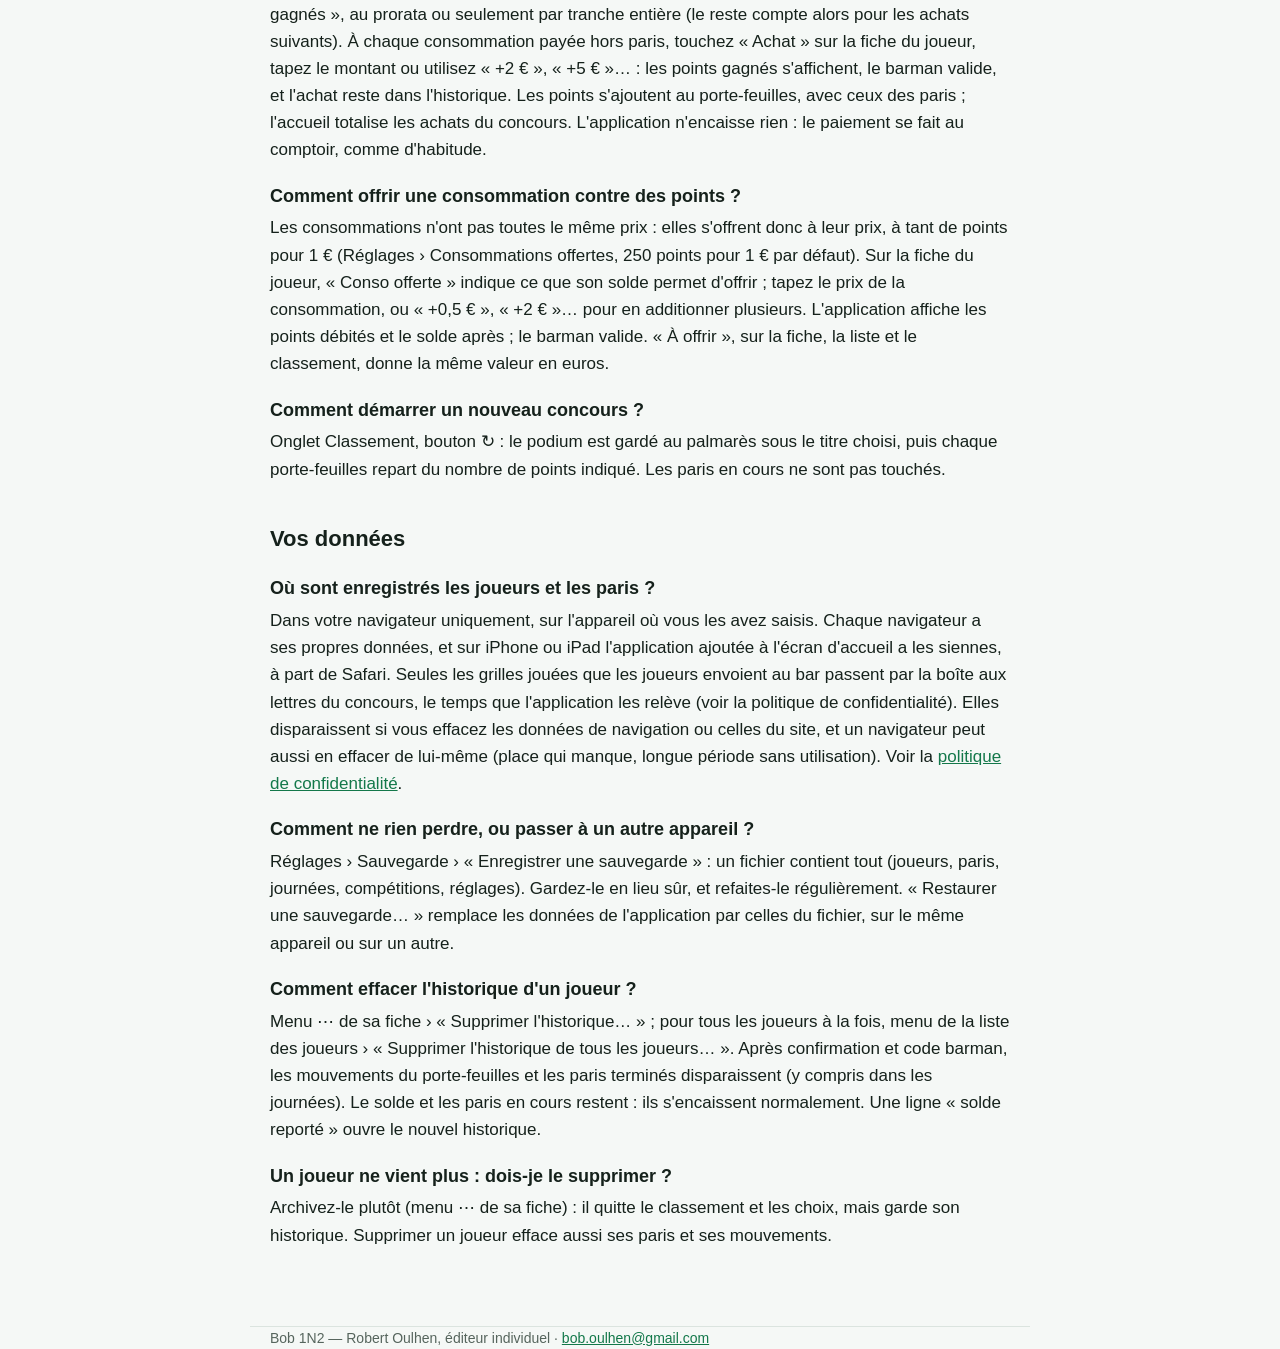
<file: assistance.html>
<!doctype html>
<html lang="fr">
<head>
<meta charset="utf-8">
<meta name="viewport" content="width=device-width, initial-scale=1">
<title>Assistance — Bob 1N2</title>
<meta name="description" content="Aide de Bob 1N2 : créer la grille, enregistrer les paris, faire jouer à distance, saisir les résultats, encaisser, consommations, code barman, sauvegarde.">
<link rel="icon" type="image/png" href="icones/favicon-32.png">
<link rel="apple-touch-icon" href="icones/icone-180.png">
<link rel="stylesheet" href="partage/style.css">
</head>
<body>
<header class="bandeau">
  <div class="dedans">
    <h1><img class="icone" src="icones/icone-180.png" alt="" width="56" height="56">BOB 1N2</h1>
    <p class="accroche">Assistance</p>
    <nav>
      <a href="./">L'application</a>
      <a href="assistance.html" aria-current="page">Assistance</a>
      <a href="confidentialite.html">Confidentialité</a>
      <a href="conditions.html">Conditions</a>
    </nav>
  </div>
</header>
<main class="dedans">
  <div class="encadre">
    <h3>Une question, un souci ?</h3>
    <p>Écrivez à <a href="mailto:bob.oulhen@gmail.com?subject=Bob%201N2">bob.oulhen@gmail.com</a>
    en précisant votre appareil et votre navigateur (iPhone et Safari, ordinateur et Chrome…) et ce que
    vous faisiez : chaque message est lu.</p>
  </div>

  <h2>Démarrer</h2>

  <h3>Où se trouve l'application ?</h3>
  <p>Bob 1N2 s'ouvre dans le navigateur, sur téléphone, tablette ou ordinateur, sans compte ni
  téléchargement depuis une boutique : <a href="./">ouvrez l'application</a>. Vous pouvez l'ajouter à
  l'écran d'accueil pour la retrouver comme une app (le bouton « Sur l'écran d'accueil », en bas de
  l'accueil, montre les gestes) : sur iPhone ou iPad, dans Safari, Partager › « Sur l'écran d'accueil »
  ; sur Android, menu de Chrome › « Installer l'application ». Sur iPhone et iPad, l'app de l'écran
  d'accueil garde ses données à part de Safari : reprenez celles de Safari par une sauvegarde
  (Réglages › Sauvegarde), puis utilisez toujours l'app. Les grilles des joueurs y arrivent toutes
  seules, par la boîte aux lettres du concours.</p>

  <h3>Par où commencer ?</h3>
  <p>Créez la grille de la semaine dans l'onglet Journées, inscrivez les joueurs dans l'onglet Joueurs,
  puis enregistrez leurs paris. Pour découvrir l'application sans rien saisir, touchez « Charger
  l'exemple du classeur » : une grille de 18 matchs et les équipes d'une compétition s'ajoutent.</p>

  <h3>Comment préparer la grille de la semaine ?</h3>
  <p>Journées › + : donnez un titre et une date. Si l'option est cochée, les matchs de la journée
  précédente sont recopiés, sans leurs résultats. Dans la journée, « Saisie des matchs » affiche tous
  les matchs d'un seul écran : catégorie (R3, D3…), équipes et cotes 1, N et 2.</p>

  <h3>Comment mettre le calendrier de la saison ?</h3>
  <p>Compétitions › « Importer un calendrier », puis trois gestes :</p>
  <ol>
    <li>Tapez votre district ou votre ligue (« Finistère »), puis « Chercher le calendrier » : la
    recherche s'ouvre dans votre navigateur. Prenez la page des calendriers, puis le PDF de votre
    division, et enregistrez-le sur l'appareil. En France, c'est le PDF « Calendriers par journée » ou
    « Calendriers par date », selon la ligue, parfois une affiche en cases « J1, J2… » (pour le
    Finistère, par exemple,
    <a href="https://foot29.fff.fr/simple/calendriers-d1-d2-d3/">foot29.fff.fr › Calendriers D1-D2-D3</a>).</li>
    <li>Revenez dans Bob 1N2, touchez « Choisir le PDF… » et prenez le fichier enregistré : il est lu
    sur l'appareil.</li>
    <li>Touchez votre poule : la compétition est créée avec ses équipes et toutes ses journées, aller
    et retour.</li>
  </ol>
  <p>Ces formats, que publient les districts et les ligues de France, se lisent tels quels, comme les
  affiches en cases de certaines ligues (la R1 de Bretagne, par exemple : phase aller et phase retour
  réunies). Ailleurs, tout calendrier en PDF ou en texte se lit aussi (« Journée 3 », « Matchday 3 »,
  dates, « A - B »).</p>
  <p>Sans PDF, une fois par compétition : onglet Compétitions (sur téléphone : Plus › Compétitions), la
  compétition, puis « Coller le calendrier de la saison… ». Copiez le calendrier tel que votre district
  ou votre ligue le publie (le document envoyé aux clubs, par exemple), collez-le, ou tapez-le.
  L'aperçu montre les journées, les dates et les matchs reconnus : corrigez le texte au besoin, puis
  « Enregistrer ». Sont reconnus « Journée 3 », « J3 » ou « 3e journée », les dates en chiffres ou en
  toutes lettres, et les matchs « A - B », « A / B » ou « A contre B », sur une ligne, en tableau ou sur
  plusieurs lignes. Les équipes absentes de la compétition y sont ajoutées.</p>
  <p>Si vous ne trouvez les matchs qu'une semaine à la fois, collez la page de la semaine en entier :
  l'application y reconnaît les matchs (dates, équipes, scores) et laisse de côté les menus. Choisissez
  alors « Ajouter ces journées » : chaque semaine collée complète le calendrier, sans doublon.</p>

  <h3>Comment ouvrir les matchs de la semaine aux paris ?</h3>
  <p>À la création de la journée, gardez « Ceux du calendrier » : la journée qui vient de chaque
  calendrier rejoint la grille, cotes proposées d'après les rangs. Pour une journée déjà créée, touchez
  « Calendrier » : choisissez au besoin une autre journée, décochez un match, puis « Ajouter ».</p>

  <h3>Et sans calendrier ?</h3>
  <p>« Saisie des matchs » (menu ⋯), ou « Coller des matchs… » : un match par ligne,
  « Équipe A - Équipe B », suivi si on veut des trois cotes : « Équipe A - Équipe B 1,8 3,2 4 ».</p>

  <h3>Pourquoi l'application ne lit-elle pas les sites de résultats ?</h3>
  <p>Les sites de résultats, fédéraux comme privés, réservent leurs pages à un usage personnel et
  interdisent de reprendre leurs données sans autorisation. Bob 1N2 ne lit donc aucun site : le
  calendrier des rencontres, lui, se recopie librement, et c'est vous qui saisissez les résultats. Le
  site web d'une compétition reste un simple lien, ouvert dans votre navigateur.</p>

  <h3>Comment imprimer une grille à cocher ?</h3>
  <p>Dans la journée, le bouton d'impression propose « Imprimer… » ou « Enregistrer en PDF… » : la
  fenêtre d'impression du navigateur s'ouvre sur une page A4, avec une case devant chaque cote et, en
  bas, la place pour le nom et la mise.</p>
  <p>Sur iPhone et iPad, Safari n'imprime qu'une fois par page, et l'app ajoutée à l'écran d'accueil
  n'imprime pas du tout : Bob 1N2 prépare donc un PDF (grille, affichette, ticket, classement), puis
  « Imprimer ou partager… » ouvre la feuille de partage d'iOS, avec « Imprimer », « Enregistrer dans
  Fichiers », Messages, AirDrop… Le PDF est fabriqué sur l'appareil, rien n'est envoyé.</p>

  <h2>Compétitions et cotes</h2>

  <h3>Comment créer une compétition ?</h3>
  <p>Championnat de district ou de ligue, coupe du bar, tournoi : onglet Compétitions (sur téléphone :
  Plus › Compétitions), touchez « + ». ① Donnez-lui un nom et, si vous voulez, ses équipes, une par
  ligne, puis « Suivant ». ② Choisissez la journée des paris, puis pour chaque match l'équipe à domicile
  et à l'extérieur dans la liste (« Nouvelle équipe… » en ajoute une), et « Ouvrir aux paris » : les
  matchs rejoignent la journée, cotes proposées. D'autres matchs s'ajoutent ensuite depuis la page de
  la compétition, « Ajouter des matchs ».</p>

  <h3>Comment indiquer le site web d'une compétition ?</h3>
  <p>Dans « Créer une compétition », rubrique « Site web (facultatif) », ou menu ⋯ de sa page ›
  « Ajouter un site web… » : tapez l'adresse. Elle s'ouvre dans votre navigateur, pour consulter ;
  l'application n'en lit rien.</p>

  <h3>Que montre la page d'une compétition ?</h3>
  <p>Trois blocs : son nom (modifiable directement) et son site web ; ses équipes et leurs rangs ; son
  calendrier de la saison et ses matchs, journée par journée. Les rangs suivent les résultats que vous
  saisissez dans vos journées : les cotes proposées suivent la forme des équipes. En cours de saison,
  partez du classement du moment : touchez une équipe pour ses victoires, nuls et défaites, ou menu ⋯ ›
  « Coller un tableau d'équipes… ». Le menu ⋯ permet aussi de remplacer le calendrier ou de supprimer la
  compétition (les matchs déjà en journée restent, avec leurs paris).</p>

  <h3>Comment mettre en place les cotes ?</h3>
  <p>Dans la journée, touchez « Cotes ». « Proposer toutes les cotes » les calcule d'après le rang des
  équipes (points et différence de buts, avantage du terrain) et selon votre marge, réglable en haut de
  l'écran : plus elle est haute, plus les cotes sont basses. Ajustez ensuite chaque cote avec − et +,
  ou tapez-la. La marge de chaque match s'affiche : en rouge, les cotes sont trop généreuses. Une équipe
  sans rang connu compte pour une équipe moyenne.</p>

  <h2>Les paris</h2>

  <h3>Comment enregistrer un pari ?</h3>
  <p>Touchez « Nouveau pari » (sur l'accueil, dans la journée ou sur la fiche du joueur), choisissez le
  joueur, puis touchez 1, N ou 2 sur chaque match choisi. Un second appui retire le match. La cote
  totale, la mise et les gains potentiels s'affichent en bas avant de valider.</p>

  <h3>Quelle différence entre combiné et système ?</h3>
  <p>En combiné, tous les matchs choisis doivent être gagnés : gain = mise × produit des cotes. En
  système (de 3 à 8 matchs), chaque combinaison cochée — « 2 sur 5 », « 3 sur 5 »… — est un petit
  combiné à part, misé séparément : on peut se tromper sur un ou plusieurs matchs et gagner quand même.
  Toutes les tailles cochées donnent un « Multi » ; sur 8 matchs, c'est le Goliath, 247 combinaisons.
  Le calculateur Multi (sur téléphone : Plus › Calculateur Multi) montre ce que rapporte un système
  selon les résultats.</p>

  <h3>Pourquoi mon pari est-il refusé ?</h3>
  <p>La mise totale ne peut pas dépasser le porte-feuilles du joueur. Un match qui a déjà un résultat ne
  peut plus être joué, et une journée dont les paris sont fermés n'en accepte plus : menu ⋯ › Statut ›
  Paris ouverts pour les rouvrir.</p>

  <h3>Comment faire jouer à distance ?</h3>
  <p>Dans une journée ouverte, touchez « Envoyer la grille aux joueurs ». Le joueur coche sa grille sur
  son téléphone et touche « Envoyer au bar » : elle arrive toute seule dans Grilles reçues, par la boîte
  aux lettres du concours. Sans connexion, il peut aussi l'envoyer par SMS ou WhatsApp : indiquez pour
  cela le téléphone du bar (Réglages › Jeu à distance, ou en haut de l'écran d'envoi), et le message
  vous sera déjà adressé.</p>
  <p>Dans une journée ouverte, touchez « Envoyer la grille aux joueurs » : un lien et son QR code, à
  partager (SMS, WhatsApp, courriel…), à copier, ou à imprimer en affichette pour le comptoir. Le joueur
  l'ouvre sur son téléphone, sans l'application : il tape son nom (et son numéro de joueur, écrit sur ses
  tickets), touche 1, N ou 2, choisit combiné ou système et sa mise, puis « Envoyer ma grille » et
  « Envoyer au bar ».</p>

  <h3>Comment envoyer la grille par SMS à tous les joueurs ?</h3>
  <p>Ajoutez d'abord leur téléphone : fiche du joueur › ⋯ › « Modifier le nom et le téléphone ». Tapez
  le numéro ; sur les navigateurs qui le permettent (Chrome sur Android, par exemple), « Choisir dans
  les contacts » le reprend d'un contact, et l'application ne reçoit que le contact choisi. Dans
  « Envoyer la grille aux joueurs », la rubrique « Par SMS » coche tous ceux qui ont un numéro ;
  « Destinataires » permet d'en retirer, ou de ne garder que ceux qui n'ont pas encore joué. Deux envois
  au choix :</p>
  <ul>
    <li><strong>Un message par joueur</strong> — la liste des joueurs cochés s'affiche, avec un bouton
    « Envoyer » devant chacun : « Nouveau message » s'ouvre avec son lien personnel, son nom et son
    numéro déjà remplis sur sa grille. Envoyez-le, revenez à l'application, puis passez au suivant. Un
    joueur touché est marqué « Envoyé » et décoché ; ceux qui restent sont encore cochés pour la suite.
    Chacun vous répond en privé.</li>
    <li><strong>Message groupé</strong> — un seul envoi, mais c'est une conversation de groupe : chacun
    voit le numéro des autres, et les réponses arrivent à tout le groupe. Le message demande aux joueurs
    de vous renvoyer leur grille en privé.</li>
  </ul>
  <p>Les messages partent de l'application de messages de l'appareil, et c'est vous qui les envoyez :
  depuis un téléphone, ou depuis un ordinateur qui sait ouvrir les liens SMS (Messages sur un Mac où
  iMessage est activé, par exemple).</p>

  <h3>Comment valider une grille reçue ?</h3>
  <p>Une grille envoyée au bar arrive toute seule dans Grilles reçues (sur téléphone : Plus › Grilles
  reçues) : l'application relève la boîte aux lettres du concours à son ouverture, puis toutes les
  minutes, ou quand vous touchez « Relever maintenant ». Pour être prévenu dès qu'un joueur envoie sa
  grille, même l'application fermée : « Activer les notifications », dans Grilles reçues (sur iPhone
  et iPad, dans l'application ajoutée à l'écran d'accueil, iOS 16.4 ou plus). Une grille reçue par SMS ou WhatsApp : touchez
  le lien sur l'appareil qui tient le concours (elle s'ouvre directement), ou copiez-le et touchez
  « Coller » dans Grilles reçues. La grille s'ouvre :
  l'application propose le joueur d'après le nom et le numéro donnés (vérifiez-le, ou créez le joueur),
  signale toute cote changée depuis l'envoi et reprend la mise demandée, que vous pouvez corriger.
  « Valider le pari » demande le code barman, puis enregistre le pari comme au comptoir, aux cotes du
  moment. « Refuser » l'écarte sans rien enregistrer.</p>

  <h3>Et si une grille arrive trop tard, ou deux fois ?</h3>
  <p>Une grille ne se valide que si les paris de sa journée sont ouverts et qu'aucun de ses matchs n'a
  de résultat : fermer les paris arrête le jeu à distance. Une grille reçue deux fois est reconnue et
  n'est pas comptée deux fois. Si vous changez les matchs ou les cotes après l'envoi, renvoyez le
  lien.</p>

  <h3>Comment annuler un pari ?</h3>
  <p>Sur la fiche du joueur, « Rembourser » sous le pari en cours : la mise revient au porte-feuilles.</p>

  <h2>Résultats et encaissement</h2>

  <h3>Comment saisir les résultats ?</h3>
  <p>Dans la journée, onglet Résultats : touchez l'issue gagnante de chaque match, elle passe en vert.
  Un second appui l'efface. Le menu ⋯ d'un match permet de le déclarer annulé : il compte alors pour une
  cote de 1 dans les paris qui le contiennent.</p>

  <h3>Comment poser tous les résultats d'un coup ?</h3>
  <p>Dans la journée, menu ⋯ › « Coller les résultats… » : une ligne par match, « Équipe A 2 - 1
  Équipe B ». Chaque score est rattaché au match qui a les mêmes équipes, même écrites un peu
  différemment (« PLOUVIEN » et « AS PLOUVIEN »). Un résultat déjà saisi n'est jamais écrasé : l'aperçu
  le signale. Touchez « Poser les résultats », puis « Encaisser ». Les rangs des équipes suivent.</p>

  <h3>Comment verser les gains ?</h3>
  <p>Dès qu'un pari est joué jusqu'au bout — ou perdu, ce qui peut se savoir avant la fin — il devient
  « à encaisser ». « Encaisser » dans la journée règle tous les paris prêts d'un coup ; on peut aussi
  encaisser un pari seul depuis la fiche du joueur. Quand tous les matchs ont un résultat et que plus
  aucun pari n'est en cours, la journée se clôture.</p>

  <h2>Points, consommations et code barman</h2>

  <h3>À quoi sert le code barman ?</h3>
  <p>Réglez-le dans Réglages › Code barman. Il est alors demandé pour enregistrer un pari, rajouter des
  points, valider une consommation, encaisser, rembourser, valider une grille reçue ou supprimer. Pour que
  les joueurs enregistrent leurs paris eux-mêmes sur l'appareil du bar, sans pouvoir se créditer,
  décochez « Aussi pour enregistrer un pari » (le code est demandé pour le faire). Sans code réglé, rien
  n'est demandé.</p>

  <h3>J'ai oublié le code barman</h3>
  <p>Quand vous enregistrez le code, l'application propose de créer une clé d'accès sur l'appareil, si
  celui-ci le permet. Si le code est oublié, dans Réglages, « Code oublié ? » vous la demande : Face ID,
  Touch ID ou l'empreinte prouvent que vous êtes le propriétaire de l'appareil, et vous choisissez un
  nouveau code. Joueurs et paris sont conservés. Sans clé d'accès sur l'appareil, le code ne peut être
  retiré qu'en effaçant les données de l'application : gardez une sauvegarde à jour.</p>

  <h3>Comment les achats rapportent-ils des points ?</h3>
  <p>Réglez la règle dans Réglages › Points de fidélité : « pour une dépense de … € », « … points
  gagnés », au prorata ou seulement par tranche entière (le reste compte alors pour les achats suivants).
  À chaque consommation payée hors paris, touchez « Achat » sur la fiche du joueur, tapez le montant ou
  utilisez « +2 € », « +5 € »… : les points gagnés s'affichent, le barman valide, et l'achat reste dans
  l'historique. Les points s'ajoutent au porte-feuilles, avec ceux des paris ; l'accueil totalise les
  achats du concours. L'application n'encaisse rien : le paiement se fait au comptoir, comme
  d'habitude.</p>

  <h3>Comment offrir une consommation contre des points ?</h3>
  <p>Les consommations n'ont pas toutes le même prix : elles s'offrent donc à leur prix, à tant de points
  pour 1 € (Réglages › Consommations offertes, 250 points pour 1 € par défaut). Sur la fiche du joueur,
  « Conso offerte » indique ce que son solde permet d'offrir ; tapez le prix de la consommation, ou
  « +0,5 € », « +2 € »… pour en additionner plusieurs. L'application affiche les points débités et le
  solde après ; le barman valide. « À offrir », sur la fiche, la liste et le classement, donne la même
  valeur en euros.</p>

  <h3>Comment démarrer un nouveau concours ?</h3>
  <p>Onglet Classement, bouton ↻ : le podium est gardé au palmarès sous le titre choisi, puis chaque
  porte-feuilles repart du nombre de points indiqué. Les paris en cours ne sont pas touchés.</p>

  <h2>Vos données</h2>

  <h3>Où sont enregistrés les joueurs et les paris ?</h3>
  <p>Dans votre navigateur uniquement, sur l'appareil où vous les avez saisis. Chaque navigateur a ses propres données, et sur iPhone ou iPad l'application ajoutée à
  l'écran d'accueil a les siennes, à part de Safari. Seules les grilles jouées que les joueurs envoient
  au bar passent par la boîte aux lettres du concours, le temps que l'application les relève (voir la
  politique de confidentialité). Elles disparaissent si vous effacez les données de
  navigation ou celles du site, et un navigateur peut aussi en effacer de lui-même (place qui manque,
  longue période sans utilisation). Voir la <a href="confidentialite.html">politique de
  confidentialité</a>.</p>

  <h3>Comment ne rien perdre, ou passer à un autre appareil ?</h3>
  <p>Réglages › Sauvegarde › « Enregistrer une sauvegarde » : un fichier contient tout (joueurs, paris,
  journées, compétitions, réglages). Gardez-le en lieu sûr, et refaites-le régulièrement. « Restaurer
  une sauvegarde… » remplace les données de l'application par celles du fichier, sur le même appareil
  ou sur un autre.</p>

  <h3>Comment effacer l'historique d'un joueur ?</h3>
  <p>Menu ⋯ de sa fiche › « Supprimer l'historique… » ; pour tous les joueurs à la fois, menu de la liste
  des joueurs › « Supprimer l'historique de tous les joueurs… ». Après confirmation et code barman, les
  mouvements du porte-feuilles et les paris terminés disparaissent (y compris dans les journées). Le
  solde et les paris en cours restent : ils s'encaissent normalement. Une ligne « solde reporté » ouvre
  le nouvel historique.</p>

  <h3>Un joueur ne vient plus : dois-je le supprimer ?</h3>
  <p>Archivez-le plutôt (menu ⋯ de sa fiche) : il quitte le classement et les choix, mais garde son
  historique. Supprimer un joueur efface aussi ses paris et ses mouvements.</p>
</main>
<footer class="dedans">Bob 1N2 — Robert Oulhen, éditeur individuel · <a href="mailto:bob.oulhen@gmail.com">bob.oulhen@gmail.com</a></footer>
</body>
</html>
</file>
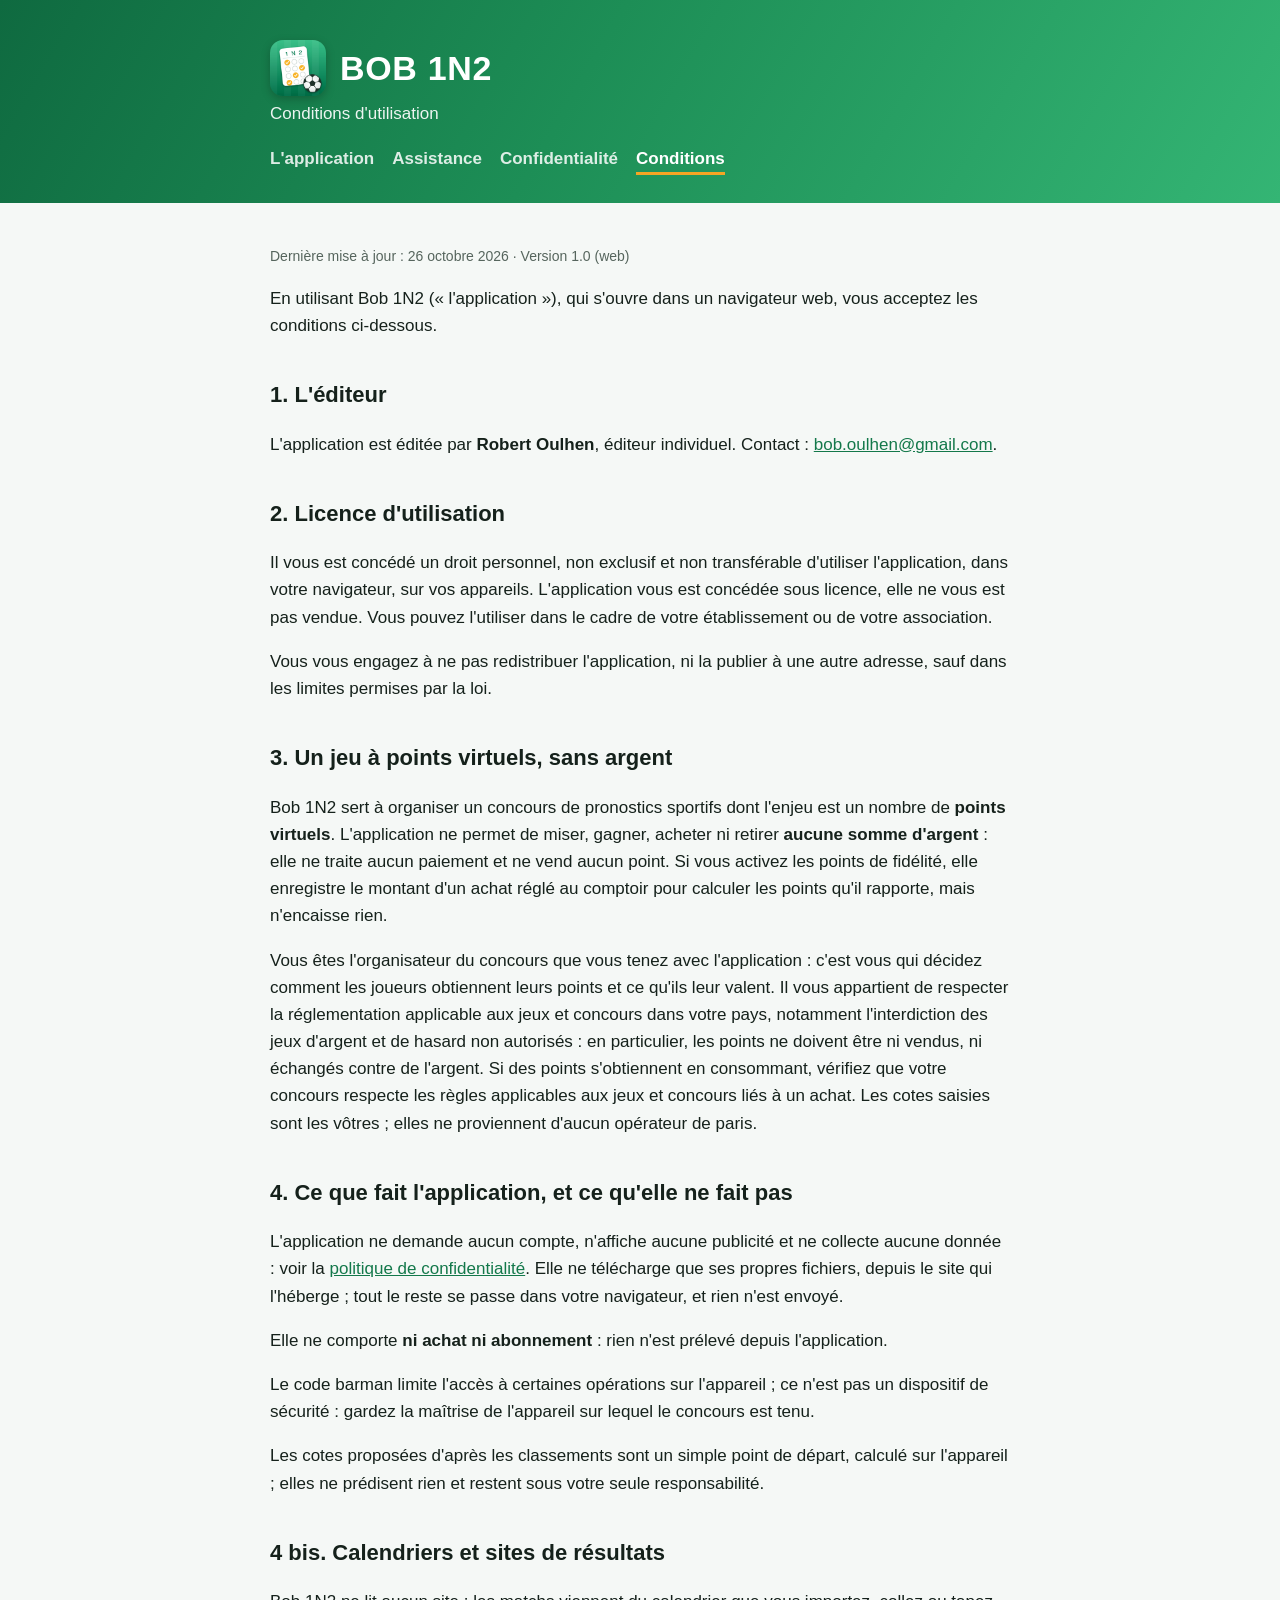
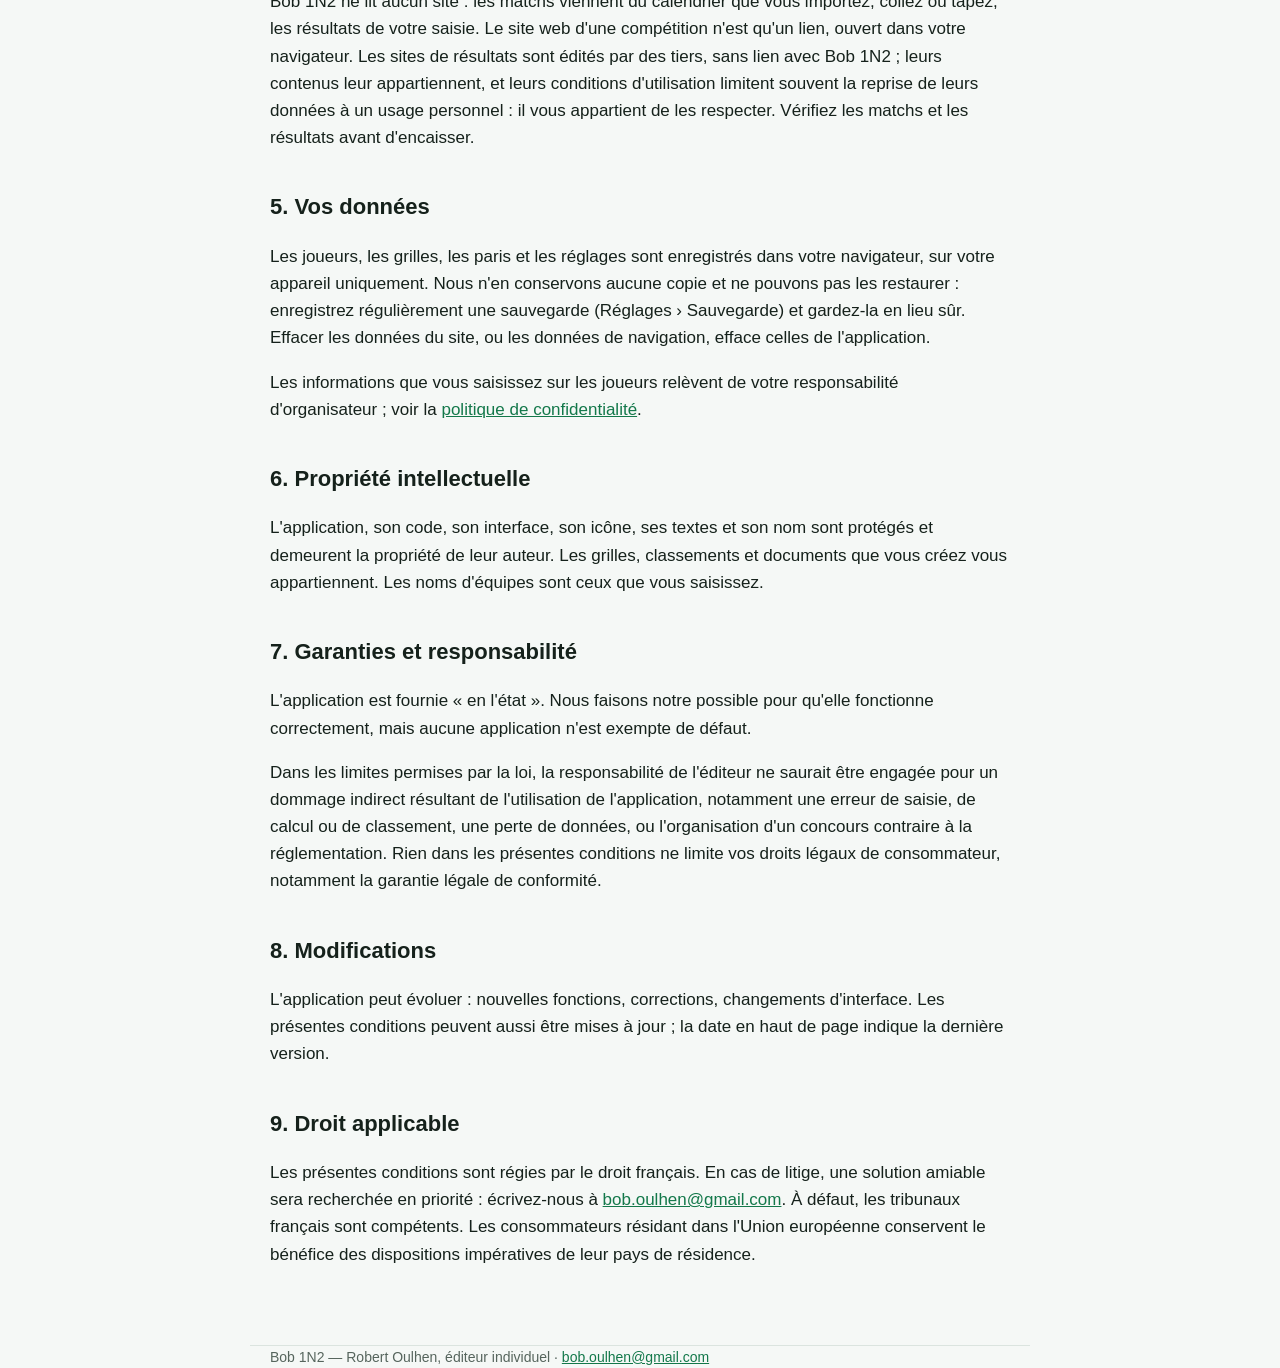
<file: conditions.html>
<!doctype html>
<html lang="fr">
<head>
<meta charset="utf-8">
<meta name="viewport" content="width=device-width, initial-scale=1">
<title>Conditions d'utilisation — Bob 1N2</title>
<meta name="description" content="Conditions d'utilisation de Bob 1N2, outil d'organisation de concours de pronostics à points virtuels.">
<link rel="icon" type="image/png" href="icones/favicon-32.png">
<link rel="apple-touch-icon" href="icones/icone-180.png">
<link rel="stylesheet" href="partage/style.css">
</head>
<body>
<header class="bandeau">
  <div class="dedans">
    <h1><img class="icone" src="icones/icone-180.png" alt="" width="56" height="56">BOB 1N2</h1>
    <p class="accroche">Conditions d'utilisation</p>
    <nav>
      <a href="./">L'application</a>
      <a href="assistance.html">Assistance</a>
      <a href="confidentialite.html">Confidentialité</a>
      <a href="conditions.html" aria-current="page">Conditions</a>
    </nav>
  </div>
</header>
<main class="dedans">
  <p class="date">Dernière mise à jour : 26 octobre 2026 · Version 1.0 (web)</p>

  <p>En utilisant Bob 1N2 (« l'application »), qui s'ouvre dans un navigateur web, vous acceptez les
  conditions ci-dessous.</p>

  <h2>1. L'éditeur</h2>
  <p>L'application est éditée par <strong>Robert Oulhen</strong>, éditeur individuel.
  Contact : <a href="mailto:bob.oulhen@gmail.com">bob.oulhen@gmail.com</a>.</p>

  <h2>2. Licence d'utilisation</h2>
  <p>Il vous est concédé un droit personnel, non exclusif et non transférable d'utiliser
  l'application, dans votre navigateur, sur vos appareils. L'application vous est concédée sous
  licence, elle ne vous est pas vendue. Vous pouvez l'utiliser dans le cadre de votre établissement ou
  de votre association.</p>
  <p>Vous vous engagez à ne pas redistribuer l'application, ni la publier à une autre adresse, sauf
  dans les limites permises par la loi.</p>

  <h2>3. Un jeu à points virtuels, sans argent</h2>
  <p>Bob 1N2 sert à organiser un concours de pronostics sportifs dont l'enjeu est un nombre de
  <strong>points virtuels</strong>. L'application ne permet de miser, gagner, acheter ni retirer
  <strong>aucune somme d'argent</strong> : elle ne traite aucun paiement et ne vend aucun point. Si
  vous activez les points de fidélité, elle enregistre le montant d'un achat réglé au comptoir pour
  calculer les points qu'il rapporte, mais n'encaisse rien.</p>
  <p>Vous êtes l'organisateur du concours que vous tenez avec l'application : c'est vous qui
  décidez comment les joueurs obtiennent leurs points et ce qu'ils leur valent. Il vous appartient
  de respecter la réglementation applicable aux jeux et concours dans votre pays, notamment
  l'interdiction des jeux d'argent et de hasard non autorisés : en particulier, les points ne
  doivent être ni vendus, ni échangés contre de l'argent. Si des points s'obtiennent en
  consommant, vérifiez que votre concours respecte les règles applicables aux jeux et concours
  liés à un achat. Les cotes saisies sont les vôtres ; elles ne proviennent d'aucun opérateur de
  paris.</p>

  <h2>4. Ce que fait l'application, et ce qu'elle ne fait pas</h2>
  <p>L'application ne demande aucun compte, n'affiche aucune publicité et ne collecte aucune
  donnée : voir la <a href="confidentialite.html">politique de confidentialité</a>. Elle ne
  télécharge que ses propres fichiers, depuis le site qui l'héberge ; tout le reste se passe dans
  votre navigateur, et rien n'est envoyé.</p>
  <p>Elle ne comporte <strong>ni achat ni abonnement</strong> : rien n'est prélevé depuis
  l'application.</p>
  <p>Le code barman limite l'accès à certaines opérations sur l'appareil ; ce n'est pas un
  dispositif de sécurité : gardez la maîtrise de l'appareil sur lequel le concours est tenu.</p>
  <p>Les cotes proposées d'après les classements sont un simple point de départ, calculé sur
  l'appareil ; elles ne prédisent rien et restent sous votre seule responsabilité.</p>

  <h2>4 bis. Calendriers et sites de résultats</h2>
  <p>Bob 1N2 ne lit aucun site : les matchs viennent du calendrier que vous importez, collez ou tapez,
  les résultats de votre saisie. Le site web d'une compétition n'est qu'un lien, ouvert dans votre
  navigateur. Les sites de résultats sont édités par des tiers, sans lien avec Bob 1N2 ; leurs contenus
  leur appartiennent, et leurs conditions d'utilisation limitent souvent la reprise de leurs données à
  un usage personnel : il vous appartient de les respecter. Vérifiez les matchs et les résultats avant
  d'encaisser.</p>

  <h2>5. Vos données</h2>
  <p>Les joueurs, les grilles, les paris et les réglages sont enregistrés dans votre navigateur,
  sur votre appareil uniquement. Nous n'en conservons aucune copie et ne pouvons pas les restaurer :
  enregistrez régulièrement une sauvegarde (Réglages › Sauvegarde) et gardez-la en lieu sûr.
  Effacer les données du site, ou les données de navigation, efface celles de l'application.</p>
  <p>Les informations que vous saisissez sur les joueurs relèvent de votre responsabilité
  d'organisateur ; voir la <a href="confidentialite.html">politique de confidentialité</a>.</p>

  <h2>6. Propriété intellectuelle</h2>
  <p>L'application, son code, son interface, son icône, ses textes et son nom sont protégés et
  demeurent la propriété de leur auteur. Les grilles, classements et documents que vous créez
  vous appartiennent. Les noms d'équipes sont ceux que vous saisissez.</p>

  <h2>7. Garanties et responsabilité</h2>
  <p>L'application est fournie « en l'état ». Nous faisons notre possible pour qu'elle
  fonctionne correctement, mais aucune application n'est exempte de défaut.</p>
  <p>Dans les limites permises par la loi, la responsabilité de l'éditeur ne saurait être
  engagée pour un dommage indirect résultant de l'utilisation de l'application, notamment une
  erreur de saisie, de calcul ou de classement, une perte de données, ou l'organisation d'un
  concours contraire à la réglementation. Rien dans les présentes conditions ne limite vos
  droits légaux de consommateur, notamment la garantie légale de conformité.</p>

  <h2>8. Modifications</h2>
  <p>L'application peut évoluer : nouvelles fonctions, corrections, changements d'interface.
  Les présentes conditions peuvent aussi être mises à jour ; la date en haut de page indique la
  dernière version.</p>

  <h2>9. Droit applicable</h2>
  <p>Les présentes conditions sont régies par le droit français. En cas de litige, une
  solution amiable sera recherchée en priorité : écrivez-nous à
  <a href="mailto:bob.oulhen@gmail.com">bob.oulhen@gmail.com</a>. À défaut, les tribunaux
  français sont compétents. Les consommateurs résidant dans l'Union européenne conservent le
  bénéfice des dispositions impératives de leur pays de résidence.</p>
</main>
<footer class="dedans">Bob 1N2 — Robert Oulhen, éditeur individuel · <a href="mailto:bob.oulhen@gmail.com">bob.oulhen@gmail.com</a></footer>
</body>
</html>
</file>
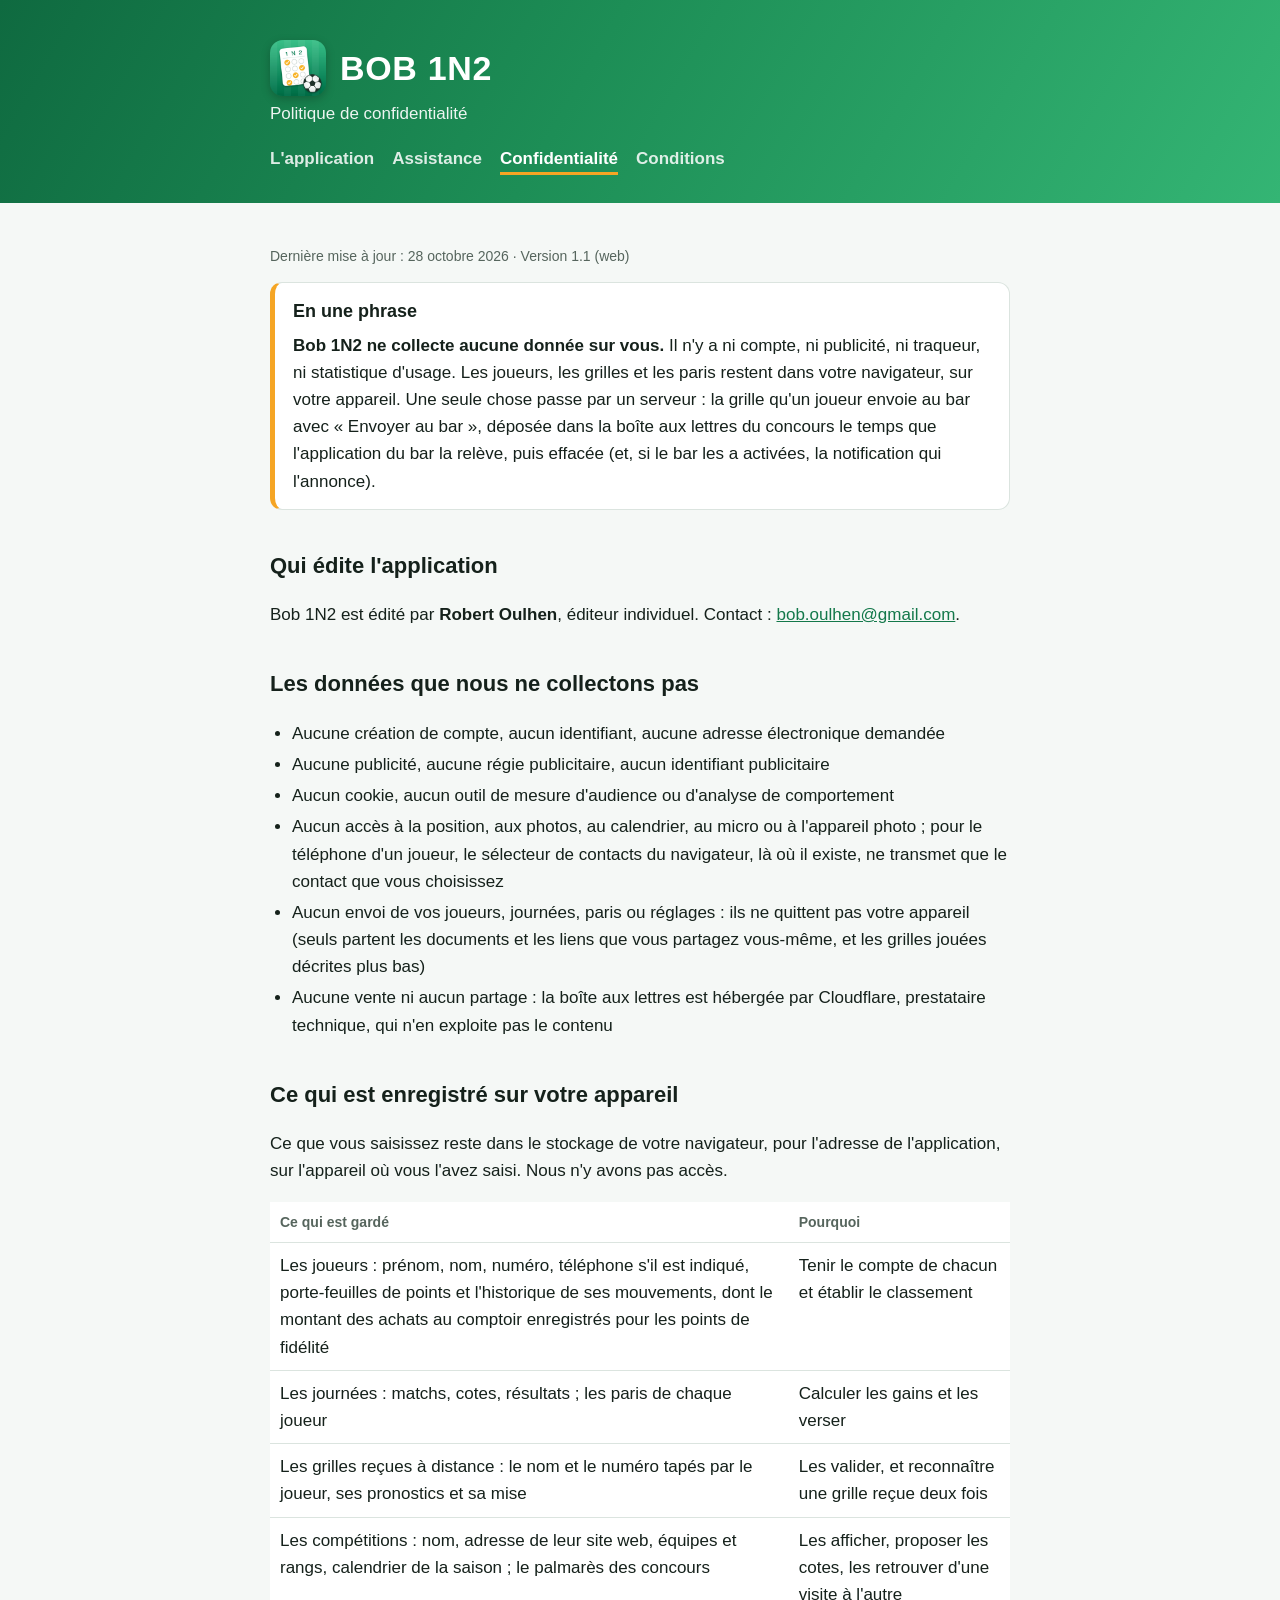
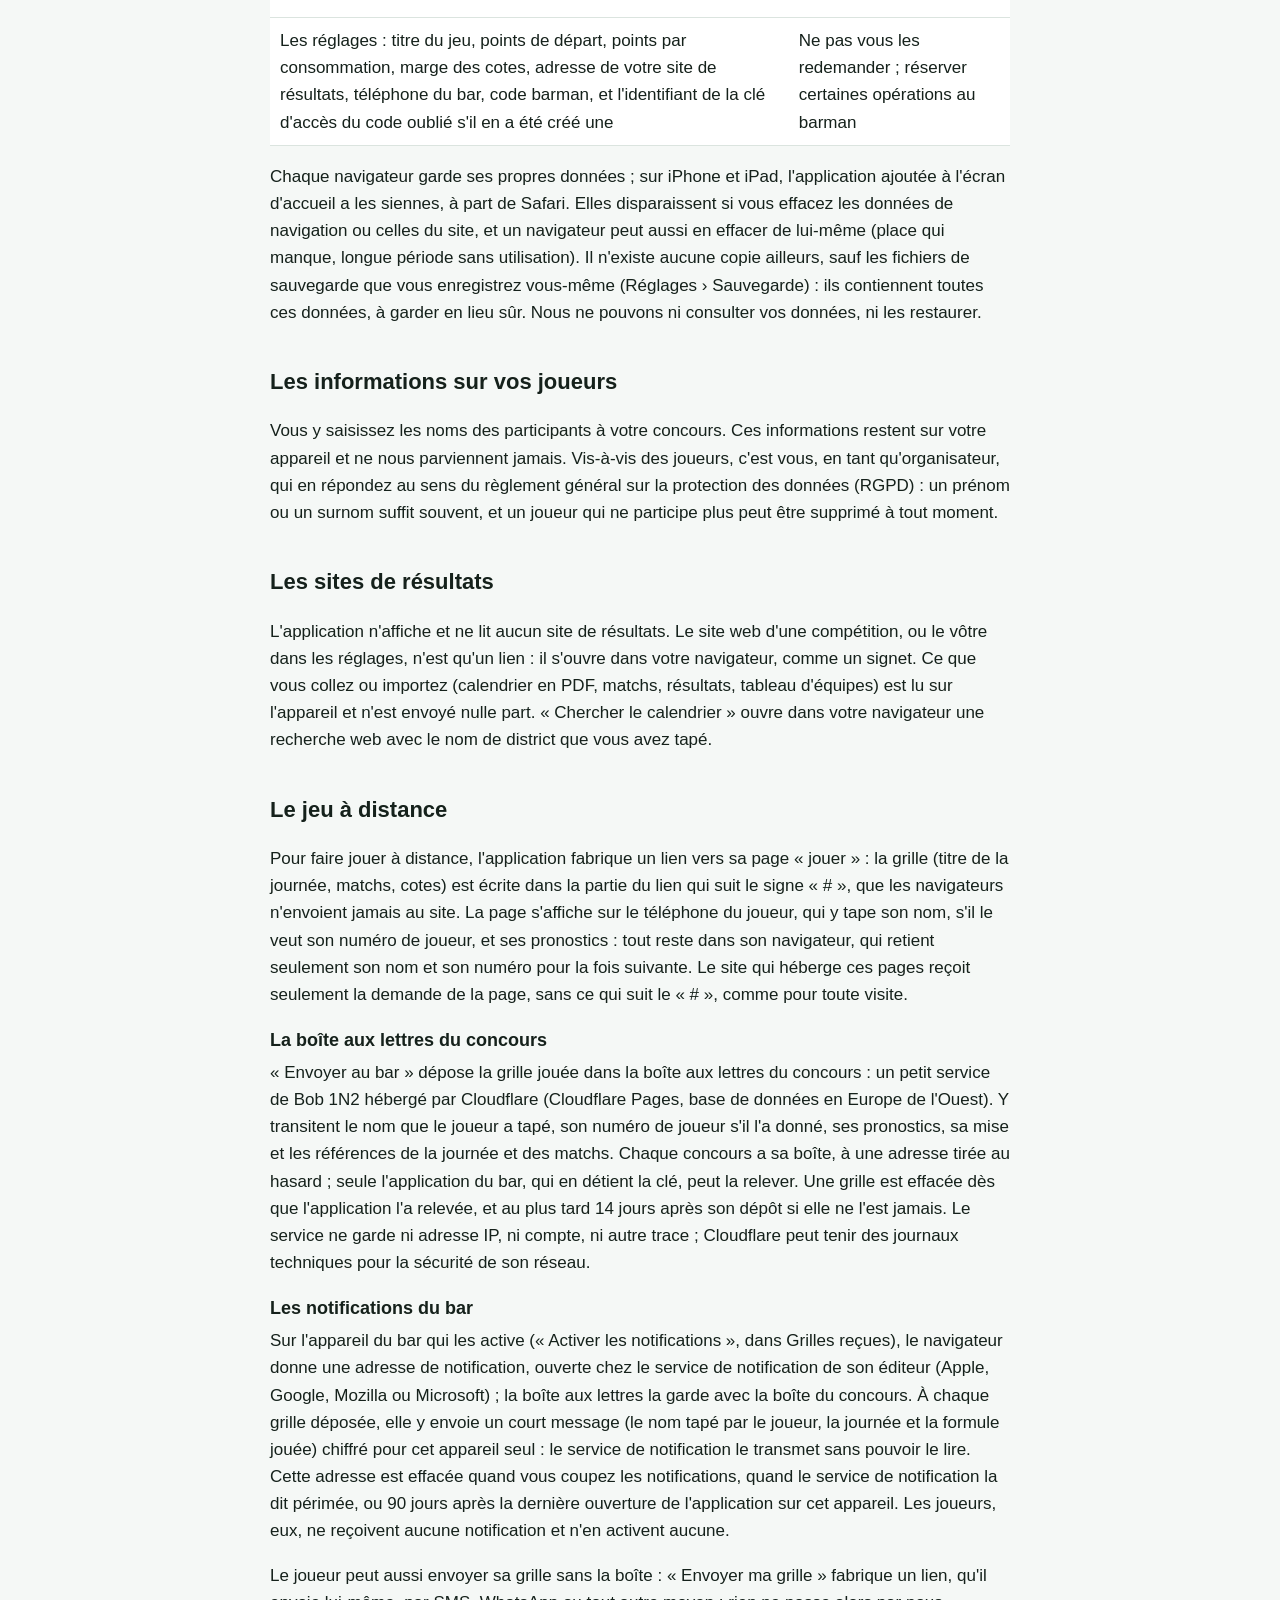
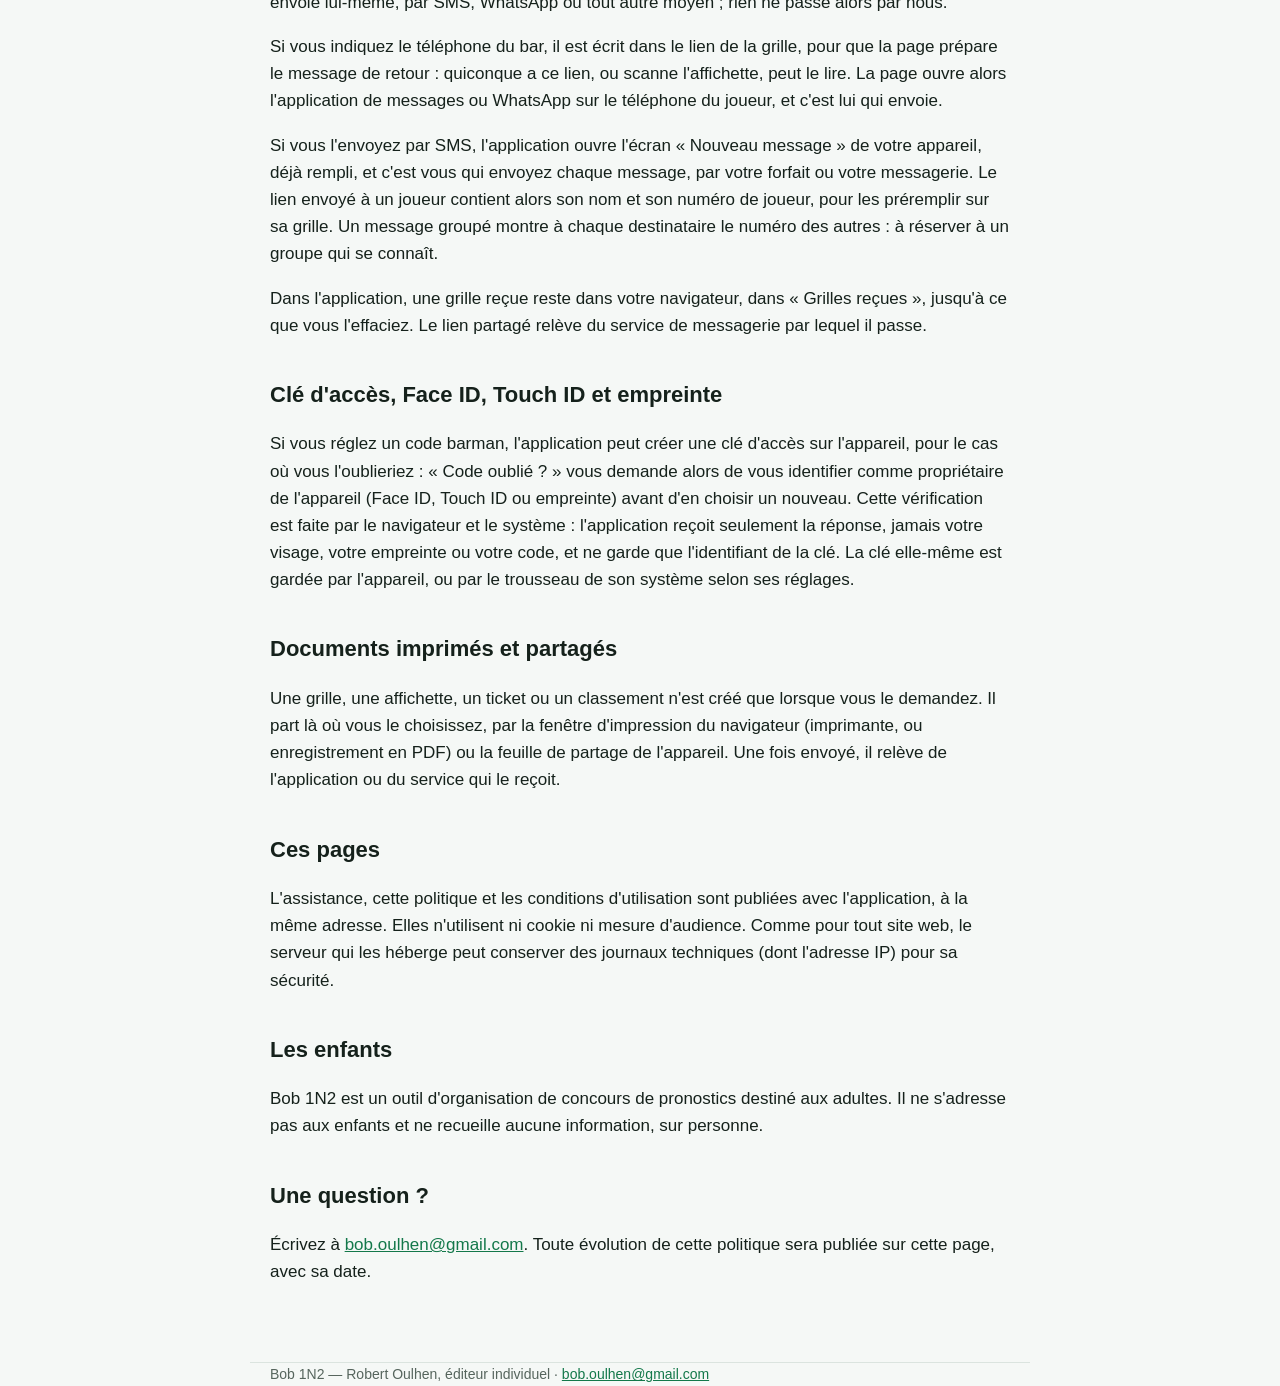
<file: confidentialite.html>
<!doctype html>
<html lang="fr">
<head>
<meta charset="utf-8">
<meta name="viewport" content="width=device-width, initial-scale=1">
<title>Politique de confidentialité — Bob 1N2</title>
<meta name="description" content="Bob 1N2 : pas de compte, pas de publicité, pas de traqueur. Joueurs, grilles et paris restent dans votre navigateur ; seules les grilles envoyées au bar transitent par sa boîte aux lettres.">
<link rel="icon" type="image/png" href="icones/favicon-32.png">
<link rel="apple-touch-icon" href="icones/icone-180.png">
<link rel="stylesheet" href="partage/style.css">
</head>
<body>
<header class="bandeau">
  <div class="dedans">
    <h1><img class="icone" src="icones/icone-180.png" alt="" width="56" height="56">BOB 1N2</h1>
    <p class="accroche">Politique de confidentialité</p>
    <nav>
      <a href="./">L'application</a>
      <a href="assistance.html">Assistance</a>
      <a href="confidentialite.html" aria-current="page">Confidentialité</a>
      <a href="conditions.html">Conditions</a>
    </nav>
  </div>
</header>
<main class="dedans">
  <p class="date">Dernière mise à jour : 28 octobre 2026 · Version 1.1 (web)</p>

  <div class="encadre">
    <h3>En une phrase</h3>
    <p><strong>Bob 1N2 ne collecte aucune donnée sur vous.</strong> Il n'y a ni compte, ni publicité,
    ni traqueur, ni statistique d'usage. Les joueurs, les grilles et les paris restent dans votre
    navigateur, sur votre appareil. Une seule chose passe par un serveur : la grille qu'un joueur envoie
    au bar avec « Envoyer au bar », déposée dans la boîte aux lettres du concours le temps que
    l'application du bar la relève, puis effacée (et, si le bar les a activées, la notification qui
    l'annonce).</p>
  </div>

  <h2>Qui édite l'application</h2>
  <p>Bob 1N2 est édité par <strong>Robert Oulhen</strong>, éditeur individuel.
  Contact : <a href="mailto:bob.oulhen@gmail.com">bob.oulhen@gmail.com</a>.</p>

  <h2>Les données que nous ne collectons pas</h2>
  <ul>
    <li>Aucune création de compte, aucun identifiant, aucune adresse électronique demandée</li>
    <li>Aucune publicité, aucune régie publicitaire, aucun identifiant publicitaire</li>
    <li>Aucun cookie, aucun outil de mesure d'audience ou d'analyse de comportement</li>
    <li>Aucun accès à la position, aux photos, au calendrier, au micro ou à l'appareil photo ; pour le
    téléphone d'un joueur, le sélecteur de contacts du navigateur, là où il existe, ne transmet que le
    contact que vous choisissez</li>
    <li>Aucun envoi de vos joueurs, journées, paris ou réglages : ils ne quittent pas votre appareil
    (seuls partent les documents et les liens que vous partagez vous-même, et les grilles jouées
    décrites plus bas)</li>
    <li>Aucune vente ni aucun partage : la boîte aux lettres est hébergée par Cloudflare, prestataire
    technique, qui n'en exploite pas le contenu</li>
  </ul>

  <h2>Ce qui est enregistré sur votre appareil</h2>
  <p>Ce que vous saisissez reste dans le stockage de votre navigateur, pour l'adresse de l'application,
  sur l'appareil où vous l'avez saisi. Nous n'y avons pas accès.</p>
  <table>
    <tr><th>Ce qui est gardé</th><th>Pourquoi</th></tr>
    <tr><td>Les joueurs : prénom, nom, numéro, téléphone s'il est indiqué, porte-feuilles de points et l'historique de ses
    mouvements, dont le montant des achats au comptoir enregistrés pour les points de fidélité</td>
    <td>Tenir le compte de chacun et établir le classement</td></tr>
    <tr><td>Les journées : matchs, cotes, résultats ; les paris de chaque joueur</td><td>Calculer les
    gains et les verser</td></tr>
    <tr><td>Les grilles reçues à distance : le nom et le numéro tapés par le joueur, ses pronostics et
    sa mise</td><td>Les valider, et reconnaître une grille reçue deux fois</td></tr>
    <tr><td>Les compétitions : nom, adresse de leur site web, équipes et rangs, calendrier de la saison ;
    le palmarès des concours</td><td>Les afficher, proposer les cotes, les retrouver d'une visite à
    l'autre</td></tr>
    <tr><td>Les réglages : titre du jeu, points de départ, points par consommation, marge des cotes,
    adresse de votre site de résultats, téléphone du bar, code barman, et l'identifiant de la clé
    d'accès du code oublié s'il en a été créé une</td>
    <td>Ne pas vous les redemander ; réserver certaines opérations au barman</td></tr>
  </table>
  <p>Chaque navigateur garde ses propres données ; sur iPhone et iPad, l'application ajoutée à l'écran
  d'accueil a les siennes, à part de Safari. Elles disparaissent si vous effacez les données de
  navigation ou celles du site, et un navigateur peut aussi en effacer de lui-même (place qui manque,
  longue période sans utilisation). Il n'existe aucune copie ailleurs, sauf les fichiers de sauvegarde
  que vous enregistrez vous-même (Réglages › Sauvegarde) : ils contiennent toutes ces données, à garder
  en lieu sûr. Nous ne pouvons ni consulter vos données, ni les restaurer.</p>

  <h2>Les informations sur vos joueurs</h2>
  <p>Vous y saisissez les noms des participants à votre concours. Ces informations restent sur votre
  appareil et ne nous parviennent jamais. Vis-à-vis des joueurs, c'est vous, en tant qu'organisateur,
  qui en répondez au sens du règlement général sur la protection des données (RGPD) : un prénom ou un
  surnom suffit souvent, et un joueur qui ne participe plus peut être supprimé à tout moment.</p>

  <h2>Les sites de résultats</h2>
  <p>L'application n'affiche et ne lit aucun site de résultats. Le site web d'une compétition, ou le
  vôtre dans les réglages, n'est qu'un lien : il s'ouvre dans votre navigateur, comme un signet. Ce que
  vous collez ou importez (calendrier en PDF, matchs, résultats, tableau d'équipes) est lu sur
  l'appareil et n'est envoyé nulle part. « Chercher le calendrier » ouvre dans votre navigateur une
  recherche web avec le nom de district que vous avez tapé.</p>

  <h2>Le jeu à distance</h2>
  <p>Pour faire jouer à distance, l'application fabrique un lien vers sa page « jouer » : la grille
  (titre de la journée, matchs, cotes) est écrite dans la partie du lien qui suit le signe « # », que les
  navigateurs n'envoient jamais au site. La page s'affiche sur le téléphone du joueur, qui y tape son
  nom, s'il le veut son numéro de joueur, et ses pronostics : tout reste dans son navigateur, qui retient
  seulement son nom et son numéro pour la fois suivante. Le site qui héberge ces pages reçoit seulement
  la demande de la page, sans ce qui suit le « # », comme pour toute visite.</p>
  <h3>La boîte aux lettres du concours</h3>
  <p>« Envoyer au bar » dépose la grille jouée dans la boîte aux lettres du concours : un petit service
  de Bob 1N2 hébergé par Cloudflare (Cloudflare Pages, base de données en Europe de l'Ouest). Y
  transitent le nom que le joueur a tapé, son numéro de joueur s'il l'a donné, ses pronostics, sa mise
  et les références de la journée et des matchs. Chaque concours a sa boîte, à une adresse tirée au
  hasard ; seule l'application du bar, qui en détient la clé, peut la relever. Une grille est effacée
  dès que l'application l'a relevée, et au plus tard 14 jours après son dépôt si elle ne l'est jamais.
  Le service ne garde ni adresse IP, ni compte, ni autre trace ; Cloudflare peut tenir des journaux
  techniques pour la sécurité de son réseau.</p>
  <h3>Les notifications du bar</h3>
  <p>Sur l'appareil du bar qui les active (« Activer les notifications », dans Grilles reçues), le
  navigateur donne une adresse de notification, ouverte chez le service de notification de son
  éditeur (Apple, Google, Mozilla ou Microsoft) ; la boîte aux lettres la garde avec la boîte du
  concours. À chaque grille déposée, elle y envoie un court message (le nom tapé par le joueur, la
  journée et la formule jouée) chiffré pour cet appareil seul : le service de notification le
  transmet sans pouvoir le lire. Cette adresse est effacée quand vous coupez les notifications, quand
  le service de notification la dit périmée, ou 90 jours après la dernière ouverture de l'application
  sur cet appareil. Les joueurs, eux, ne reçoivent aucune notification et n'en activent aucune.</p>
  <p>Le joueur peut aussi envoyer sa grille sans la boîte : « Envoyer ma grille » fabrique un lien, qu'il
  envoie lui-même, par SMS, WhatsApp ou tout autre moyen ; rien ne passe alors par nous.</p>
  <p>Si vous indiquez le téléphone du bar, il est écrit dans le lien de la grille, pour que la page
  prépare le message de retour : quiconque a ce lien, ou scanne l'affichette, peut le lire. La page
  ouvre alors l'application de messages ou WhatsApp sur le téléphone du joueur, et c'est lui qui
  envoie.</p>
  <p>Si vous l'envoyez par SMS, l'application ouvre l'écran « Nouveau message » de votre appareil, déjà
  rempli, et c'est vous qui envoyez chaque message, par votre forfait ou votre messagerie. Le lien
  envoyé à un joueur contient alors son nom et son numéro de joueur, pour les préremplir sur sa grille.
  Un message groupé montre à chaque destinataire le numéro des autres : à réserver à un groupe qui se
  connaît.</p>
  <p>Dans l'application, une grille reçue reste dans votre navigateur, dans « Grilles reçues », jusqu'à
  ce que vous l'effaciez. Le lien partagé relève du service de messagerie par lequel il passe.</p>

  <h2>Clé d'accès, Face ID, Touch ID et empreinte</h2>
  <p>Si vous réglez un code barman, l'application peut créer une clé d'accès sur l'appareil, pour le cas
  où vous l'oublieriez : « Code oublié ? » vous demande alors de vous identifier comme propriétaire de
  l'appareil (Face ID, Touch ID ou empreinte) avant d'en choisir un nouveau. Cette vérification est
  faite par le navigateur et le système : l'application reçoit seulement la réponse, jamais votre
  visage, votre empreinte ou votre code, et ne garde que l'identifiant de la clé. La clé elle-même est
  gardée par l'appareil, ou par le trousseau de son système selon ses réglages.</p>

  <h2>Documents imprimés et partagés</h2>
  <p>Une grille, une affichette, un ticket ou un classement n'est créé que lorsque vous le demandez. Il
  part là où vous le choisissez, par la fenêtre d'impression du navigateur (imprimante, ou
  enregistrement en PDF) ou la feuille de partage de l'appareil. Une fois envoyé, il relève de
  l'application ou du service qui le reçoit.</p>

  <h2>Ces pages</h2>
  <p>L'assistance, cette politique et les conditions d'utilisation sont publiées avec l'application, à
  la même adresse. Elles n'utilisent ni cookie ni mesure d'audience. Comme pour tout site web, le
  serveur qui les héberge peut conserver des journaux techniques (dont l'adresse IP) pour sa
  sécurité.</p>

  <h2>Les enfants</h2>
  <p>Bob 1N2 est un outil d'organisation de concours de pronostics destiné aux adultes. Il ne
  s'adresse pas aux enfants et ne recueille aucune information, sur personne.</p>

  <h2>Une question ?</h2>
  <p>Écrivez à <a href="mailto:bob.oulhen@gmail.com">bob.oulhen@gmail.com</a>. Toute évolution de cette
  politique sera publiée sur cette page, avec sa date.</p>
</main>
<footer class="dedans">Bob 1N2 — Robert Oulhen, éditeur individuel · <a href="mailto:bob.oulhen@gmail.com">bob.oulhen@gmail.com</a></footer>
</body>
</html>
</file>
<file: css/app.css>
/* Bob 1N2, version web : l'apparence de l'app iPhone (listes groupées, cartes, vert de l'icône),
   en clair et en sombre. Les composants sont décrits dans js/ui/composants.js. */

:root {
  --accent: #1b8e56;
  --accent-texte: #ffffff;
  --accent-doux: rgba(27, 142, 86, 0.14);
  --fond: #f2f2f7;
  --surface: #ffffff;
  --surface-2: #f2f2f7;
  --surface-3: rgba(118, 118, 128, 0.12);
  --texte: #111114;
  --texte-2: #6c6c73;
  --texte-3: #a0a0a8;
  --separateur: rgba(60, 60, 67, 0.16);
  --contour: rgba(0, 0, 0, 0.08);
  --vert: #20a04b;
  --rouge: #e5484d;
  --orange: #f08c00;
  --bleu: #0a7cff;
  --violet: #8e4ec6;
  --ombre: 0 10px 40px rgba(0, 0, 0, 0.18);
  --rayon: 12px;
  --rayon-grand: 16px;
  --barre-onglets: 58px;
  --police: -apple-system, BlinkMacSystemFont, "SF Pro Text", system-ui, "Segoe UI", Roboto, "Helvetica Neue", Arial, sans-serif;
  color-scheme: light;
}

@media (prefers-color-scheme: dark) {
  :root:not([data-theme="light"]) {
    --accent: #2fb36f;
    --accent-doux: rgba(47, 179, 111, 0.18);
    --fond: #000000;
    --surface: #1c1c1e;
    --surface-2: #2c2c2e;
    --surface-3: rgba(118, 118, 128, 0.24);
    --texte: #f2f2f7;
    --texte-2: #a1a1aa;
    --texte-3: #6e6e76;
    --separateur: rgba(84, 84, 88, 0.55);
    --contour: rgba(255, 255, 255, 0.08);
    --vert: #30c35f;
    --rouge: #ff5f57;
    --orange: #ffa23a;
    --bleu: #3b9bff;
    --ombre: 0 10px 40px rgba(0, 0, 0, 0.6);
    color-scheme: dark;
  }
}

:root[data-theme="dark"] {
  --accent: #2fb36f;
  --accent-doux: rgba(47, 179, 111, 0.18);
  --fond: #000000;
  --surface: #1c1c1e;
  --surface-2: #2c2c2e;
  --surface-3: rgba(118, 118, 128, 0.24);
  --texte: #f2f2f7;
  --texte-2: #a1a1aa;
  --texte-3: #6e6e76;
  --separateur: rgba(84, 84, 88, 0.55);
  --contour: rgba(255, 255, 255, 0.08);
  --vert: #30c35f;
  --rouge: #ff5f57;
  --orange: #ffa23a;
  --bleu: #3b9bff;
  color-scheme: dark;
}

* { box-sizing: border-box; }

html { -webkit-text-size-adjust: 100%; }

body {
  margin: 0;
  background: var(--fond);
  color: var(--texte);
  font-family: var(--police);
  font-size: 16px;
  line-height: 1.35;
  -webkit-font-smoothing: antialiased;
  -webkit-tap-highlight-color: transparent;
  overflow-x: hidden;
}

body.feuille-ouverte { overflow: hidden; }

button, input, select, textarea { font: inherit; color: inherit; }
button { cursor: pointer; }
button:disabled { cursor: default; }
a { color: var(--accent); }
h1, h2, h3, p { margin: 0; }
svg.icone { flex: none; display: inline-block; vertical-align: middle; }

.chiffres { font-variant-numeric: tabular-nums; }
.secondaire { color: var(--texte-2); }
.tertiaire { color: var(--texte-3); }
.petit { font-size: 13px; }
.tres-petit { font-size: 11px; }
.gras { font-weight: 600; }
.tres-gras { font-weight: 800; }
.centre { text-align: center; }
.droite { text-align: right; }
.vert { color: var(--vert); }
.rouge { color: var(--rouge); }
.orange { color: var(--orange); }
.bleu { color: var(--bleu); }
.accent { color: var(--accent); }
.ligne-unique { white-space: nowrap; overflow: hidden; text-overflow: ellipsis; }
.masque { display: none !important; }
.pile { display: flex; flex-direction: column; gap: 12px; }
.rangee { display: flex; align-items: center; gap: 8px; }
.rangee.espace { justify-content: space-between; }
.rangee.envelopper { flex-wrap: wrap; }
.grandit { flex: 1; min-width: 0; }
.grille-2 { display: grid; grid-template-columns: repeat(2, minmax(0, 1fr)); gap: 10px; }
.grille-3 { display: grid; grid-template-columns: repeat(3, minmax(0, 1fr)); gap: 10px; }
.grille-4 { display: grid; grid-template-columns: repeat(4, minmax(0, 1fr)); gap: 10px; }
@media (max-width: 480px) { .grille-4 { grid-template-columns: repeat(2, minmax(0, 1fr)); } }

/* MARK: - Disposition générale */

.app { min-height: 100vh; min-height: 100dvh; }

.barre-laterale { display: none; }

.contenu {
  padding: 0 16px calc(var(--barre-onglets) + 28px + env(safe-area-inset-bottom));
  padding-left: max(16px, env(safe-area-inset-left));
  padding-right: max(16px, env(safe-area-inset-right));
}

.barre-onglets {
  position: fixed;
  left: 0; right: 0; bottom: 0;
  z-index: 50;
  display: flex;
  height: calc(var(--barre-onglets) + env(safe-area-inset-bottom));
  padding-bottom: env(safe-area-inset-bottom);
  background: color-mix(in srgb, var(--surface) 88%, transparent);
  -webkit-backdrop-filter: saturate(180%) blur(20px);
  backdrop-filter: saturate(180%) blur(20px);
  border-top: 0.5px solid var(--separateur);
}

.onglet {
  flex: 1;
  display: flex;
  flex-direction: column;
  align-items: center;
  justify-content: center;
  gap: 2px;
  border: 0;
  background: none;
  color: var(--texte-3);
  font-size: 10.5px;
  font-weight: 500;
  text-decoration: none;
}
.onglet.actif { color: var(--accent); }

@media (min-width: 900px) {
  .app { display: grid; grid-template-columns: 250px minmax(0, 1fr); }
  .barre-onglets { display: none; }
  .barre-laterale {
    display: block;
    position: sticky;
    top: 0;
    height: 100vh;
    overflow-y: auto;
    padding: 18px 10px;
    background: var(--surface-2);
    border-right: 0.5px solid var(--separateur);
  }
  :root[data-theme="dark"] .barre-laterale, .barre-laterale { background: color-mix(in srgb, var(--surface) 70%, var(--fond)); }
  .contenu { padding: 0 32px 48px; }
}

.barre-laterale .titre-app {
  display: flex; align-items: center; gap: 10px;
  padding: 6px 10px 16px;
  font-size: 22px; font-weight: 800;
}
.barre-laterale .titre-app img { width: 34px; height: 34px; border-radius: 8px; }
.barre-laterale .groupe-titre {
  padding: 16px 12px 6px;
  font-size: 12px; font-weight: 600; text-transform: uppercase; letter-spacing: 0.04em;
  color: var(--texte-2);
}
.lien-lateral {
  display: flex; align-items: center; gap: 10px;
  width: 100%;
  padding: 9px 12px;
  border: 0; border-radius: 9px;
  background: none;
  color: var(--texte);
  text-align: left;
  text-decoration: none;
  font-weight: 500;
}
.lien-lateral .icone { color: var(--accent); }
.lien-lateral:hover { background: var(--surface-3); }
.lien-lateral.actif { background: var(--accent); color: var(--accent-texte); }
.lien-lateral.actif .icone { color: var(--accent-texte); }
.lien-lateral .compteur { margin-left: auto; font-size: 13px; opacity: 0.8; }

/* MARK: - Écran */

.ecran { max-width: 860px; margin: 0 auto; }
.ecran.large { max-width: 1180px; }

.entete {
  position: sticky;
  top: 0;
  z-index: 20;
  margin: 0 -16px 8px;
  padding: calc(10px + env(safe-area-inset-top)) 16px 10px;
  background: color-mix(in srgb, var(--fond) 86%, transparent);
  -webkit-backdrop-filter: saturate(180%) blur(20px);
  backdrop-filter: saturate(180%) blur(20px);
}
@media (min-width: 900px) { .entete { margin: 0 -32px 8px; padding: 18px 32px 12px; } }

.entete-barre { display: flex; align-items: center; gap: 8px; min-height: 36px; }
.entete-barre .actions { margin-left: auto; display: flex; align-items: center; gap: 4px; flex-wrap: wrap; justify-content: flex-end; }
.entete h1 { font-size: 30px; font-weight: 800; letter-spacing: -0.02em; line-height: 1.15; margin-top: 4px; }
.entete .sous-titre { color: var(--texte-2); font-size: 15px; margin-top: 2px; }
.bouton-retour {
  display: inline-flex; align-items: center; gap: 2px;
  margin-left: -6px;
  padding: 6px 6px;
  border: 0; background: none;
  color: var(--accent);
  font-size: 17px;
}

/* MARK: - Listes groupées */

.section { margin: 22px 0 0; }
.section:first-child { margin-top: 8px; }
.section-titre {
  display: flex; align-items: flex-end; gap: 8px;
  padding: 0 16px 7px;
  font-size: 13px; font-weight: 500; text-transform: uppercase; letter-spacing: 0.02em;
  color: var(--texte-2);
}
.section-titre .actions { margin-left: auto; text-transform: none; letter-spacing: 0; }
.section-pied { padding: 7px 16px 0; font-size: 13px; color: var(--texte-2); line-height: 1.4; }

.liste {
  background: var(--surface);
  border-radius: var(--rayon);
  overflow: hidden;
}
.liste:empty { display: none; }

.ligne {
  position: relative;
  display: flex;
  align-items: center;
  gap: 12px;
  width: 100%;
  min-height: 46px;
  padding: 10px 16px;
  border: 0;
  background: none;
  text-align: left;
  text-decoration: none;
  color: var(--texte);
}
.ligne + .ligne::before,
.liste > * + .ligne::before {
  content: "";
  position: absolute;
  top: 0; right: 0;
  left: 16px;
  border-top: 0.5px solid var(--separateur);
}
.ligne.avec-icone + .ligne::before { left: 54px; }
button.ligne:hover, a.ligne:hover, .ligne.cliquable:hover { background: var(--surface-3); }
button.ligne:active, a.ligne:active { background: var(--surface-3); }
.ligne .ligne-texte { flex: 1; min-width: 0; }
.ligne .ligne-titre { font-weight: 500; }
.ligne .ligne-sous-titre { font-size: 13px; color: var(--texte-2); margin-top: 1px; }
.ligne .ligne-detail { color: var(--texte-2); text-align: right; flex: none; }
.ligne .chevron { color: var(--texte-3); flex: none; }
.ligne.destructif { color: var(--rouge); }
.ligne.action { color: var(--accent); }
.ligne.action .icone { color: currentColor; }
.ligne-icone {
  flex: none;
  width: 30px; height: 30px;
  display: grid; place-items: center;
  border-radius: 8px;
  background: var(--accent-doux);
  color: var(--accent);
}
.ligne.desactive { opacity: 0.45; pointer-events: none; }

/* MARK: - Cartes et chiffres */

.carte {
  background: var(--surface);
  border-radius: var(--rayon-grand);
  border: 0.5px solid var(--contour);
  padding: 16px;
}
.carte + .carte { margin-top: 12px; }
.carte-titre { display: flex; align-items: center; gap: 8px; font-size: 17px; font-weight: 700; margin-bottom: 12px; }
.carte-titre .actions { margin-left: auto; font-size: 15px; font-weight: 500; }

.chiffre {
  padding: 12px;
  border-radius: var(--rayon);
  background: var(--surface-3);
  min-width: 0;
}
.chiffre .chiffre-titre { display: flex; align-items: center; gap: 5px; font-size: 12px; font-weight: 500; color: var(--texte-2); white-space: nowrap; overflow: hidden; text-overflow: ellipsis; }
.chiffre .chiffre-valeur { font-size: 20px; font-weight: 700; font-variant-numeric: tabular-nums; white-space: nowrap; overflow: hidden; text-overflow: ellipsis; margin-top: 3px; }

.badge {
  display: inline-flex; align-items: center; gap: 4px;
  padding: 2px 8px;
  border-radius: 999px;
  font-size: 12px; font-weight: 600;
  white-space: nowrap;
  color: var(--texte-2);
  background: color-mix(in srgb, currentColor 14%, transparent);
}
.badge.vert { color: var(--vert); }
.badge.orange { color: var(--orange); }
.badge.rouge { color: var(--rouge); }
.badge.bleu { color: var(--bleu); }
.badge.accent { color: var(--accent); }

.pastille {
  display: inline-grid; place-items: center;
  min-width: 26px; height: 26px;
  padding: 0 6px;
  border-radius: 999px;
  font-size: 12px; font-weight: 700; font-variant-numeric: tabular-nums;
  color: var(--accent);
  background: var(--accent-doux);
  flex: none;
}

.avatar {
  flex: none;
  width: 38px; height: 38px;
  display: grid; place-items: center;
  border-radius: 50%;
  font-size: 14px; font-weight: 700;
  color: var(--accent);
  background: var(--accent-doux);
}

/* MARK: - Boutons */

.bouton {
  display: inline-flex; align-items: center; justify-content: center; gap: 6px;
  min-height: 36px;
  padding: 7px 14px;
  border: 0;
  border-radius: 10px;
  background: var(--surface-3);
  color: var(--accent);
  font-weight: 600;
  text-decoration: none;
  white-space: nowrap;
}
.bouton:hover { filter: brightness(0.97); }
.bouton:active { transform: scale(0.98); }
.bouton:disabled, .bouton.desactive { opacity: 0.4; pointer-events: none; }
.bouton.principal { background: var(--accent); color: var(--accent-texte); }
.bouton.destructif { color: var(--rouge); }
.bouton.destructif.plein { background: var(--rouge); color: #fff; }
.bouton.lien { background: none; padding-left: 6px; padding-right: 6px; font-weight: 500; }
.bouton.petit { min-height: 30px; padding: 4px 10px; font-size: 14px; border-radius: 8px; }
.bouton.grand { min-height: 50px; font-size: 17px; border-radius: 14px; }
.bouton.bloc { display: flex; width: 100%; }
.bouton.icone-seule { padding: 7px; min-width: 36px; }

.tuile {
  display: flex; flex-direction: column; align-items: center; justify-content: center; gap: 6px;
  min-height: 74px;
  padding: 8px 4px;
  border: 0;
  border-radius: 12px;
  color: var(--accent);
  background: color-mix(in srgb, currentColor 14%, transparent);
  font-size: 12.5px; font-weight: 600;
  text-align: center;
  line-height: 1.15;
}
.tuile.pleine { background: var(--accent); color: #fff; }
.tuile:disabled { opacity: 0.4; }
.tuile.vert { color: var(--vert); }
.tuile.orange { color: var(--orange); }
.tuile.rouge { color: var(--rouge); }
.tuile.bleu { color: var(--bleu); }
.tuile.violet { color: var(--violet); }
.tuile.pleine.vert { background: var(--vert); color: #fff; }
.tuile.pleine.orange { background: var(--orange); color: #fff; }

/* Les boutons 1 / N / 2 */
.issues { display: grid; grid-template-columns: repeat(3, minmax(0, 1fr)); gap: 6px; }
.bouton-issue {
  display: flex; flex-direction: column; align-items: center; justify-content: center;
  min-height: 42px;
  padding: 3px 2px;
  border-radius: 9px;
  border: 1px solid color-mix(in srgb, var(--texte) 12%, transparent);
  background: color-mix(in srgb, var(--texte) 5%, transparent);
  color: var(--texte);
}
.bouton-issue.sans-cote { min-height: 34px; }
.bouton-issue .issue { font-size: 16px; font-weight: 800; }
.bouton-issue .cote { font-size: 11.5px; font-variant-numeric: tabular-nums; opacity: 0.85; }
.bouton-issue.selectionne { border-color: transparent; background: var(--accent); color: #fff; }
.bouton-issue.selectionne.resultat { background: var(--vert); }
.bouton-issue:disabled { opacity: 0.4; }
.bouton-issue.selectionne:disabled { opacity: 1; }

/* MARK: - Champs */

.champ {
  display: flex; align-items: center; gap: 12px;
  min-height: 46px;
  padding: 6px 16px;
  position: relative;
}
.liste > .champ + .champ::before, .liste > * + .champ::before {
  content: ""; position: absolute; top: 0; right: 0; left: 16px; border-top: 0.5px solid var(--separateur);
}
.champ label, .champ .champ-libelle { flex: 1; min-width: 0; }
.champ .champ-aide { display: block; font-size: 13px; color: var(--texte-2); margin-top: 2px; }
.champ input[type="text"], .champ input[type="number"], .champ input[type="tel"], .champ input[type="url"],
.champ input[type="password"], .champ input[type="date"], .champ input[type="search"], .champ select {
  border: 0;
  background: none;
  outline: none;
  text-align: right;
  color: var(--texte-2);
  min-width: 0;
  max-width: 60%;
  padding: 6px 0;
}
.champ input:focus { color: var(--texte); }
.champ.plein input, .champ.plein textarea { flex: 1; max-width: none; text-align: left; color: var(--texte); }
.champ textarea {
  flex: 1;
  border: 0; outline: none; background: none; resize: vertical;
  min-height: 120px;
  padding: 8px 0;
  font-family: ui-monospace, "SF Mono", Menlo, Consolas, monospace;
  font-size: 14px;
  color: var(--texte);
}
.champ.majuscules input { text-transform: uppercase; }
.champ.majuscules input::placeholder { text-transform: none; }
.champ select { appearance: none; -webkit-appearance: none; padding-right: 18px; background: none; cursor: pointer; text-align-last: right; }
.champ .fleche-choix { position: absolute; right: 14px; pointer-events: none; color: var(--texte-3); }

.entree {
  width: 100%;
  min-height: 44px;
  padding: 10px 12px;
  border: 1px solid var(--separateur);
  border-radius: 10px;
  background: var(--surface);
  outline: none;
}
.entree:focus { border-color: var(--accent); }
textarea.entree { min-height: 140px; resize: vertical; font-family: ui-monospace, "SF Mono", Menlo, Consolas, monospace; font-size: 14px; }

.pas-a-pas { display: inline-flex; align-items: center; gap: 6px; }
.pas-a-pas input { width: 52px; text-align: center !important; max-width: none !important; }
.pas-a-pas button {
  width: 32px; height: 30px;
  border: 0; border-radius: 8px;
  background: var(--surface-3);
  color: var(--texte);
  display: grid; place-items: center;
}

.interrupteur { position: relative; width: 51px; height: 31px; flex: none; }
.interrupteur input { opacity: 0; width: 0; height: 0; position: absolute; }
.interrupteur .piste {
  position: absolute; inset: 0;
  border-radius: 999px;
  background: var(--surface-3);
  transition: background 0.2s;
  cursor: pointer;
}
.interrupteur .piste::after {
  content: "";
  position: absolute; top: 2px; left: 2px;
  width: 27px; height: 27px;
  border-radius: 50%;
  background: #fff;
  box-shadow: 0 2px 6px rgba(0, 0, 0, 0.25);
  transition: transform 0.2s;
}
.interrupteur input:checked + .piste { background: var(--vert); }
.interrupteur input:checked + .piste::after { transform: translateX(20px); }
.interrupteur input:disabled + .piste { opacity: 0.5; cursor: default; }

.segment {
  display: flex;
  padding: 2px;
  border-radius: 9px;
  background: var(--surface-3);
  gap: 2px;
}
.segment button {
  flex: 1;
  min-height: 30px;
  padding: 4px 8px;
  border: 0; border-radius: 7px;
  background: none;
  font-size: 14px; font-weight: 500;
  white-space: nowrap;
}
.segment button.actif { background: var(--surface); box-shadow: 0 1px 4px rgba(0, 0, 0, 0.12); font-weight: 600; }
:root[data-theme="dark"] .segment button.actif { background: #636366; }
@media (prefers-color-scheme: dark) { :root:not([data-theme="light"]) .segment button.actif { background: #636366; } }

.recherche {
  display: flex; align-items: center; gap: 8px;
  padding: 0 10px;
  border-radius: 10px;
  background: var(--surface-3);
  color: var(--texte-2);
}
.recherche input { flex: 1; border: 0; background: none; outline: none; min-height: 38px; color: var(--texte); }

/* MARK: - Feuilles, menus, alertes */

.voile {
  position: fixed; inset: 0;
  z-index: 100;
  background: rgba(0, 0, 0, 0.36);
  display: flex; align-items: flex-end; justify-content: center;
  animation: apparition 0.18s ease-out;
}
@media (min-width: 700px) { .voile { align-items: center; padding: 24px; } }

.feuille {
  width: 100%;
  max-width: 640px;
  max-height: calc(100dvh - 24px);
  display: flex; flex-direction: column;
  background: var(--fond);
  border-radius: 14px 14px 0 0;
  box-shadow: var(--ombre);
  animation: montee 0.24s cubic-bezier(0.2, 0.9, 0.3, 1);
  overflow: hidden;
}
.feuille.large { max-width: 900px; }
@media (min-width: 700px) { .feuille { border-radius: 14px; max-height: calc(100dvh - 48px); } }
@media (max-width: 699px) { .feuille { height: calc(100dvh - 12px); } .feuille.compacte { height: auto; } }

.feuille-entete {
  display: grid;
  grid-template-columns: 1fr auto 1fr;
  align-items: center;
  gap: 8px;
  min-height: 52px;
  padding: 8px 10px;
  border-bottom: 0.5px solid var(--separateur);
  background: color-mix(in srgb, var(--surface) 70%, var(--fond));
}
.feuille-entete h2 { font-size: 17px; font-weight: 600; text-align: center; white-space: nowrap; overflow: hidden; text-overflow: ellipsis; }
.feuille-entete .gauche { justify-self: start; }
.feuille-entete .droite { justify-self: end; }
.feuille-corps {
  flex: 1;
  overflow-y: auto;
  -webkit-overflow-scrolling: touch;
  padding: 4px 16px calc(24px + env(safe-area-inset-bottom));
}
.feuille-pied {
  padding: 10px 16px calc(10px + env(safe-area-inset-bottom));
  border-top: 0.5px solid var(--separateur);
  background: color-mix(in srgb, var(--surface) 70%, var(--fond));
}

.menu-ancre { position: relative; display: inline-flex; }
.menu-liste {
  position: absolute;
  z-index: 90;
  top: calc(100% + 6px);
  right: 0;
  min-width: 230px;
  max-width: min(320px, calc(100vw - 24px));
  padding: 5px;
  border-radius: 13px;
  background: color-mix(in srgb, var(--surface) 92%, transparent);
  -webkit-backdrop-filter: blur(24px);
  backdrop-filter: blur(24px);
  box-shadow: var(--ombre);
  border: 0.5px solid var(--contour);
  animation: apparition 0.12s ease-out;
}
.menu-liste.a-gauche { right: auto; left: 0; }
/* Sous un en-tête flouté, le flou du menu ne s'applique pas : un fond plein. */
.entete .menu-liste, .feuille-entete .menu-liste { background: var(--surface); }
/* Une liste qui contient un menu le laisse dépasser ; ses lignes gardent les coins arrondis. */
.liste:has(.menu-ancre) { overflow: visible; }
.liste:has(.menu-ancre) > :first-child { border-top-left-radius: var(--rayon); border-top-right-radius: var(--rayon); }
.liste:has(.menu-ancre) > :last-child { border-bottom-left-radius: var(--rayon); border-bottom-right-radius: var(--rayon); }
.menu-liste.au-dessus { top: auto; bottom: calc(100% + 6px); }
.menu-element {
  display: flex; align-items: center; gap: 10px;
  width: 100%;
  padding: 9px 10px;
  border: 0; border-radius: 8px;
  background: none;
  text-align: left;
  color: var(--texte);
}
.menu-element:hover { background: var(--surface-3); }
.menu-element.destructif { color: var(--rouge); }
.menu-element:disabled { opacity: 0.4; }
.menu-element .icone { margin-left: auto; color: currentColor; opacity: 0.85; }
.menu-separateur { height: 0.5px; margin: 5px 6px; background: var(--separateur); }
.menu-titre { padding: 6px 10px 4px; font-size: 12px; color: var(--texte-2); }

.alerte {
  width: min(320px, calc(100vw - 48px));
  margin: auto;
  border-radius: 14px;
  background: var(--surface);
  box-shadow: var(--ombre);
  overflow: hidden;
  text-align: center;
  animation: zoom 0.18s ease-out;
}
.voile.pour-alerte { align-items: center; z-index: 200; }
.alerte .alerte-texte { padding: 20px 18px 16px; }
.alerte h2 { font-size: 17px; font-weight: 600; }
.alerte p { margin-top: 6px; font-size: 14px; color: var(--texte-2); white-space: pre-line; }
.alerte .entree { margin-top: 12px; text-align: center; }
.alerte .alerte-boutons { display: flex; border-top: 0.5px solid var(--separateur); }
.alerte .alerte-boutons.empiles { flex-direction: column; }
.alerte .alerte-boutons button {
  flex: 1;
  min-height: 46px;
  border: 0;
  background: none;
  color: var(--accent);
  font-size: 17px;
}
.alerte .alerte-boutons button + button { border-left: 0.5px solid var(--separateur); }
.alerte .alerte-boutons.empiles button + button { border-left: 0; border-top: 0.5px solid var(--separateur); }
.alerte .alerte-boutons button.principal { font-weight: 600; }
.alerte .alerte-boutons button.destructif { color: var(--rouge); }

.annonce {
  position: fixed;
  z-index: 300;
  left: 50%;
  bottom: calc(var(--barre-onglets) + 20px + env(safe-area-inset-bottom));
  transform: translateX(-50%);
  max-width: calc(100vw - 32px);
  padding: 11px 16px;
  border-radius: 14px;
  background: rgba(30, 30, 32, 0.94);
  color: #fff;
  font-size: 15px;
  box-shadow: var(--ombre);
  animation: montee 0.2s ease-out;
}
@media (min-width: 900px) { .annonce { bottom: 28px; } }

.vide {
  display: flex; flex-direction: column; align-items: center; gap: 8px;
  padding: 40px 20px;
  text-align: center;
  color: var(--texte-2);
}
.vide .icone { color: var(--texte-3); }
.vide h3 { font-size: 20px; font-weight: 700; color: var(--texte); }
.vide p { max-width: 420px; }

.note { font-size: 13px; color: var(--texte-2); line-height: 1.4; }
.encadre {
  display: flex; gap: 10px; align-items: flex-start;
  padding: 12px 14px;
  border-radius: var(--rayon);
  background: var(--accent-doux);
  font-size: 14px;
}
.encadre.orange { background: color-mix(in srgb, var(--orange) 16%, transparent); }
.encadre.rouge { background: color-mix(in srgb, var(--rouge) 14%, transparent); }
.encadre .icone { margin-top: 1px; }

@keyframes apparition { from { opacity: 0; } to { opacity: 1; } }
@keyframes montee { from { transform: translateY(30px); opacity: 0; } to { transform: none; opacity: 1; } }
@keyframes zoom { from { transform: scale(1.08); opacity: 0; } to { transform: none; opacity: 1; } }

@media (prefers-reduced-motion: reduce) {
  * { animation: none !important; transition: none !important; }
}

/* MARK: - Tableaux (classements) */

.tableau { width: 100%; border-collapse: collapse; font-variant-numeric: tabular-nums; font-size: 14px; }
.tableau th { font-size: 12px; font-weight: 600; color: var(--texte-2); text-align: right; padding: 8px 6px; white-space: nowrap; }
.tableau td { padding: 9px 6px; text-align: right; border-top: 0.5px solid var(--separateur); white-space: nowrap; }
.tableau th:first-child, .tableau td:first-child { padding-left: 14px; }
.tableau th:last-child, .tableau td:last-child { padding-right: 14px; }
.tableau .equipe { text-align: left; white-space: normal; font-weight: 500; }
.defilement-x { overflow-x: auto; -webkit-overflow-scrolling: touch; }

/* MARK: - Impression */

#impression { display: none; }

@media print {
  @page { size: A4; margin: 0; }
  /* Seulement pendant l'impression d'un document de l'app (impression.js) : sinon, la page s'imprime
     comme elle est à l'écran. */
  body.impression-en-cours { background: #fff !important; color: #000 !important; }
  body.impression-en-cours > *:not(#impression) { display: none !important; }
  body.impression-en-cours #impression { display: block !important; }
}

.page-a4 {
  width: 210mm;
  min-height: 297mm;
  padding: 12mm 12mm;
  background: #fff;
  color: #000;
  font-family: var(--police);
  font-size: 10.5pt;
  page-break-after: always;
  break-after: page;
  overflow: hidden;
  position: relative;
}
.page-a4:last-child { page-break-after: auto; break-after: auto; }

/* MARK: - Couleurs du texte (après les composants : elles l'emportent, sur une Ligne par exemple) */

.ligne.vert, .vert { color: var(--vert); }
.ligne.rouge, .rouge { color: var(--rouge); }
.ligne.orange, .orange { color: var(--orange); }
.ligne.bleu, .bleu { color: var(--bleu); }
.ligne.accent, .accent { color: var(--accent); }
.ligne.secondaire, .secondaire { color: var(--texte-2); }

/* Les encadrés colorés gardent un texte lisible : seule l'icône prend la couleur. */
.encadre.orange, .encadre.rouge { color: var(--texte); }
.encadre.orange > .icone { color: var(--orange); }
.encadre.rouge > .icone { color: var(--rouge); }
</file>
<file: partage/style.css>
:root { --encre: #15211b; --doux: #56655d; --fond: #f5f8f6; --carte: #ffffff; --trait: #dbe4df;
        --vert: #1d8e56; --vert-fonce: #0f6a40; --vert-clair: #34b574; --lien: #13784a; --or: #f5a524; }
@media (prefers-color-scheme: dark) {
  :root { --encre: #e6efe9; --doux: #9db0a5; --fond: #0e1512; --carte: #16211b; --trait: #27362e;
          --lien: #6fd3a0; }
}
* { box-sizing: border-box; }
body { margin: 0; background: var(--fond); color: var(--encre);
       font: 17px/1.6 -apple-system, BlinkMacSystemFont, "Segoe UI", sans-serif; }
.bandeau { background: linear-gradient(120deg, var(--vert-fonce), var(--vert) 45%, var(--vert-clair)); color: #fff; padding: 40px 0 28px; }
.dedans { max-width: 780px; margin: 0 auto; padding: 0 20px; }
h1 { margin: 0; font-size: 34px; letter-spacing: .02em; display: flex; align-items: center; gap: 14px; }
.icone { width: 56px; height: 56px; border-radius: 13px; box-shadow: 0 3px 10px rgba(0,0,0,.22); flex: none; }
.accroche { margin: 4px 0 18px; opacity: .92; }
nav { display: flex; gap: 18px; flex-wrap: wrap; }
nav a { color: #fff; text-decoration: none; font-weight: 600; opacity: .85; }
nav a[aria-current="page"] { opacity: 1; border-bottom: 3px solid var(--or); }
main.dedans { padding-top: 28px; padding-bottom: 60px; }
h2 { margin-top: 38px; font-size: 22px; }
h3 { margin-bottom: 4px; font-size: 18px; }
h3 + p { margin-top: 0; }
a { color: var(--lien); }
.date { color: var(--doux); font-size: 14px; }
.encadre { background: var(--carte); border: 1px solid var(--trait); border-left: 5px solid var(--or);
           border-radius: 12px; padding: 14px 18px; }
.encadre h3 { margin: 0 0 6px; }
.encadre p { margin: 0; }
.encadre p + p { margin-top: 8px; }
ul { padding-left: 22px; }
li { margin: 4px 0; }
table { width: 100%; border-collapse: collapse; margin: 12px 0; background: var(--carte); }
th, td { text-align: left; padding: 9px 10px; border-bottom: 1px solid var(--trait); vertical-align: top; }
th { font-size: 14px; color: var(--doux); }
footer { color: var(--doux); font-size: 14px; border-top: 1px solid var(--trait); padding: 18px 20px 40px; }
.galerie { display: grid; grid-template-columns: repeat(4, 1fr); gap: 14px; margin: 28px 0 8px; }
.galerie figure, .large { margin: 0; text-align: center; }
.galerie img, .large img { width: 100%; height: auto; display: block; border-radius: 18px; border: 1px solid var(--trait);
                           box-shadow: 0 6px 18px rgba(21,33,27,.10); }
.large { margin: 30px 0 8px; }
.large img { border-radius: 14px; }
figcaption { margin-top: 8px; font-size: 14px; color: var(--doux); line-height: 1.3; }
@media (max-width: 620px) {
  .galerie { grid-template-columns: repeat(2, 1fr); }
  h1 { font-size: 28px; }
  .icone { width: 46px; height: 46px; border-radius: 11px; }
}
</file>
<file: partage/grille.css>
/* Les pages du jeu à distance (jouer/, recu/), vues sur le téléphone du joueur ou du barman. */
[hidden] { display: none !important; }
body.jeu { padding-bottom: 40px; }
.jeu .bandeau { padding: 20px 0 16px; }
.jeu h1 { font-size: 24px; gap: 12px; }
.jeu .icone { width: 40px; height: 40px; border-radius: 10px; }
.sous-titre { margin: 4px 0 0; opacity: .92; font-size: 15px; }
.jeu main.dedans { padding-top: 16px; padding-bottom: 20px; }
.jeu h2 { font-size: 19px; margin: 24px 0 8px; }

.carte { background: var(--carte); border: 1px solid var(--trait); border-radius: 14px; padding: 14px 16px; margin: 14px 0; }
.carte h2 { margin: 0 0 4px; }
.carte p { margin: 0; }
.champ { display: block; font-size: 14px; font-weight: 600; color: var(--doux); margin-bottom: 4px; }
.jeu input[type=text] { font: inherit; width: 100%; padding: 10px 12px; border-radius: 10px;
                        border: 1px solid var(--trait); background: var(--fond); color: var(--encre); }
.jeu input[type=text]:focus { outline: 2px solid var(--vert-clair); outline-offset: 1px; }
.ligne-champs { display: grid; grid-template-columns: 1fr 104px; gap: 10px; }
.aide { font-size: 14px; color: var(--doux); margin: 8px 0 0; line-height: 1.45; }
.centre { text-align: center; }

.segments { display: grid; grid-template-columns: 1fr 1fr; gap: 3px; padding: 3px; border-radius: 11px; background: var(--trait); }
.segments button { border: 0; border-radius: 8px; padding: 8px; font: inherit; font-weight: 600; background: transparent; color: var(--encre); }
.segments button[aria-pressed=true] { background: var(--carte); box-shadow: 0 1px 3px rgba(0,0,0,.18); }
.niveaux { margin-top: 10px; }
.niveaux .nom-systeme { font-weight: 700; margin: 0 0 4px; }
.niveaux label { display: flex; align-items: center; gap: 10px; padding: 9px 2px; border-top: 1px solid var(--trait); }
.niveaux label span:last-child { margin-left: auto; color: var(--doux); font-variant-numeric: tabular-nums; }
.niveaux input { width: 20px; height: 20px; accent-color: var(--vert); }

.categorie { font-size: 13px; font-weight: 800; letter-spacing: .06em; text-transform: uppercase; color: var(--doux); margin: 22px 4px 6px; }
.match { background: var(--carte); border: 1px solid var(--trait); border-radius: 14px; padding: 10px 12px; margin: 8px 0; }
.equipes { display: flex; flex-wrap: wrap; align-items: baseline; gap: 4px 8px; font-weight: 700; font-size: 15px; line-height: 1.3; margin-bottom: 8px; }
.equipes .vs { font-size: 11px; font-weight: 800; color: var(--doux); }
.issues { display: grid; grid-template-columns: repeat(3, 1fr); gap: 8px; }
.issue { display: flex; flex-direction: column; align-items: center; justify-content: center; min-height: 50px; padding: 4px 0;
         border: 1px solid var(--trait); border-radius: 10px; background: var(--fond); color: var(--encre); font: inherit; line-height: 1.2;
         -webkit-tap-highlight-color: transparent; }
.issue b { font-size: 18px; font-weight: 900; }
.issue span { font-size: 13px; opacity: .85; font-variant-numeric: tabular-nums; }
.issue[aria-pressed=true] { background: var(--vert); border-color: var(--vert); color: #fff; }
.issue:disabled { opacity: .35; }

.recap { position: fixed; left: 0; right: 0; bottom: 0; z-index: 2; background: var(--carte); border-top: 1px solid var(--trait);
         box-shadow: 0 -4px 18px rgba(0,0,0,.10); padding: 10px 0 calc(12px + env(safe-area-inset-bottom)); }
.recap-haut { display: flex; justify-content: space-between; gap: 10px; font-size: 15px; font-weight: 600; }
.recap-haut span { white-space: nowrap; }
#r-total { font-weight: 800; font-variant-numeric: tabular-nums; }
.mise { display: flex; align-items: center; gap: 8px; margin: 8px 0 10px; font-size: 15px; }
.mise label { white-space: nowrap; margin-right: auto; }
.mise input[type=text] { width: 70px; text-align: right; padding: 8px 10px; }
.mise button { width: 40px; height: 40px; border-radius: 10px; border: 1px solid var(--trait); background: var(--fond); color: var(--encre);
               font-size: 20px; font-weight: 700; line-height: 1; }
.recap-bas { display: flex; align-items: center; justify-content: space-between; gap: 12px; }
.gains small { display: block; font-size: 11px; font-weight: 700; letter-spacing: .05em; color: var(--doux); }
.gains strong { font-size: 24px; color: var(--vert); font-variant-numeric: tabular-nums; }
.erreur { margin: 8px 0 0; color: #c0392b; font-size: 14px; font-weight: 600; }

.bouton { display: inline-block; border: 0; border-radius: 12px; background: var(--vert); color: #fff; font: inherit; font-weight: 700;
          padding: 12px 18px; text-align: center; text-decoration: none; cursor: pointer; }
.bouton.second { background: transparent; color: var(--lien); border: 1px solid var(--trait); }
.bouton:disabled { opacity: .45; cursor: default; }
.bouton.whatsapp { background: #1f9e55; }
.actions { display: grid; gap: 10px; margin-top: 16px; }

.alerte { background: #fdecea; color: #8a1c12; border-radius: 12px; padding: 14px 16px; font-weight: 600; }
@media (prefers-color-scheme: dark) {
  .alerte { background: #3b1a16; color: #ffb4a9; }
}

dialog { border: 0; border-radius: 18px; padding: 0; width: calc(100% - 32px); max-width: 460px; background: var(--carte); color: var(--encre); }
dialog::backdrop { background: rgba(0,0,0,.5); }
.dialogue { padding: 20px; }
.dialogue h2 { margin-top: 0; }
.lien-brut { font-size: 12px; line-height: 1.4; word-break: break-all; color: var(--doux); background: var(--fond); padding: 8px 10px; border-radius: 8px;
             max-height: 5.6em; overflow: hidden; }
.jeu footer { text-align: center; }

/* « Retour à l'accueil » : seulement quand l'app ouvre la page en aperçu. */
.jeu .retour-app:not([hidden]) { display: inline-flex; align-items: center; min-height: 32px; margin: -4px 0 8px;
  color: #fff; font-size: 16px; font-weight: 600; text-decoration: none; }
</file>
